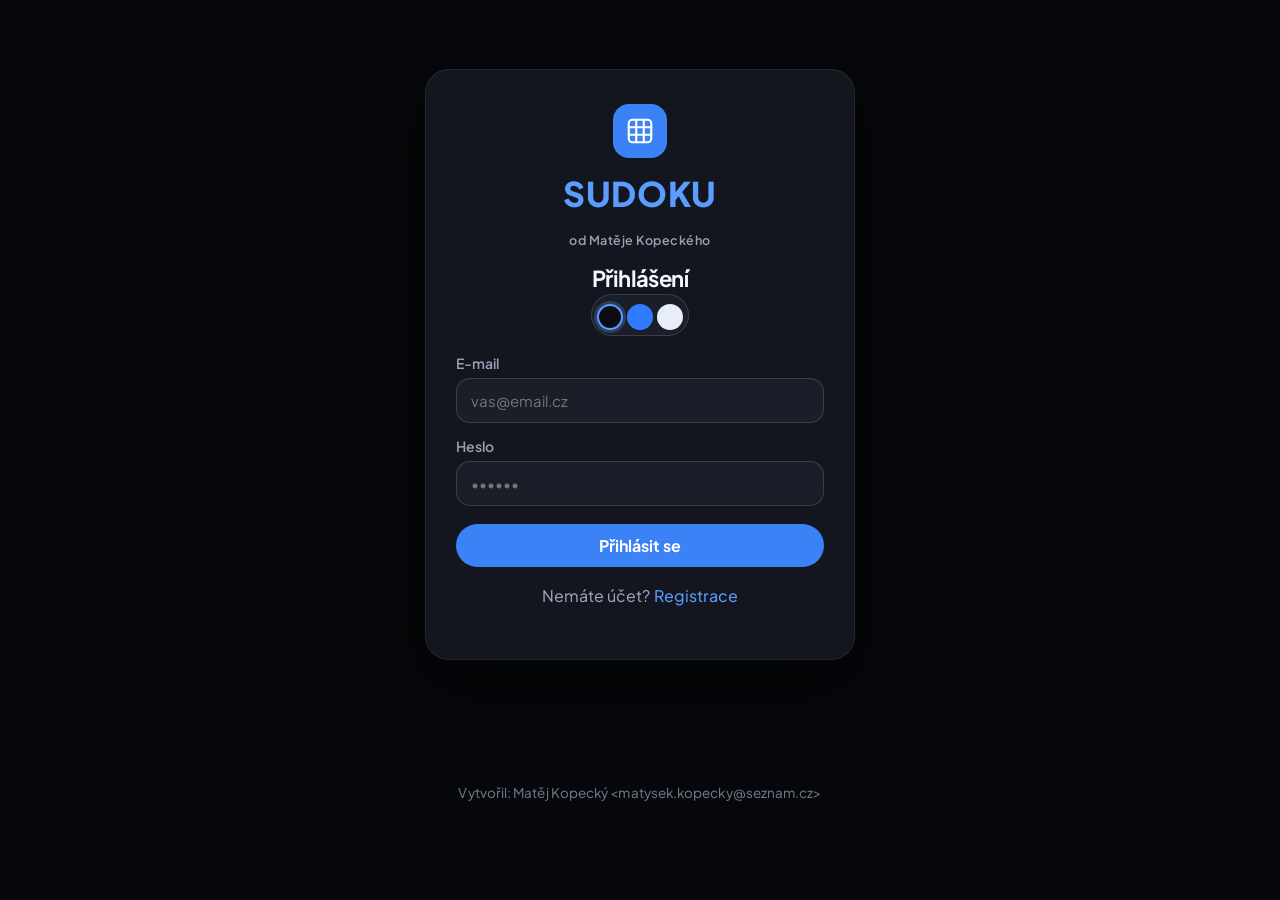
<file: static/index.html>
<!doctype html>
<html lang="cs">
<head>
<meta charset="utf-8">
<meta name="viewport" content="width=device-width, initial-scale=1">
<title>Přihlášení — Sudoku</title>
<link rel="stylesheet" href="../assets/style.css">
<style>.preview-note{width:min(1120px,92vw);margin:18px auto -8px;color:var(--muted);font-size:13px;text-align:center}</style>
<script src="../assets/theme.js" defer></script>
</head>
<body class="auth-page">
<div class="rain" aria-hidden="true"><span style="left:0%;animation-duration:7s;animation-delay:-0s">1</span><span style="left:7%;animation-duration:8s;animation-delay:-1s">2</span><span style="left:14%;animation-duration:9s;animation-delay:-2s">3</span><span style="left:21%;animation-duration:10s;animation-delay:-3s">4</span><span style="left:28%;animation-duration:11s;animation-delay:-4s">5</span><span style="left:35%;animation-duration:12s;animation-delay:-5s">6</span><span style="left:42%;animation-duration:13s;animation-delay:-6s">7</span><span style="left:49%;animation-duration:14s;animation-delay:-7s">8</span><span style="left:56%;animation-duration:7s;animation-delay:-8s">9</span><span style="left:63%;animation-duration:8s;animation-delay:-0s">1</span><span style="left:70%;animation-duration:9s;animation-delay:-1s">2</span><span style="left:77%;animation-duration:10s;animation-delay:-2s">3</span><span style="left:84%;animation-duration:11s;animation-delay:-3s">4</span><span style="left:91%;animation-duration:12s;animation-delay:-4s">5</span><span style="left:98%;animation-duration:13s;animation-delay:-5s">6</span><span style="left:5%;animation-duration:14s;animation-delay:-6s">7</span><span style="left:12%;animation-duration:7s;animation-delay:-7s">8</span><span style="left:19%;animation-duration:8s;animation-delay:-8s">9</span><span style="left:26%;animation-duration:9s;animation-delay:-0s">1</span><span style="left:33%;animation-duration:10s;animation-delay:-1s">2</span><span style="left:40%;animation-duration:11s;animation-delay:-2s">3</span><span style="left:47%;animation-duration:12s;animation-delay:-3s">4</span><span style="left:54%;animation-duration:13s;animation-delay:-4s">5</span><span style="left:61%;animation-duration:14s;animation-delay:-5s">6</span><span style="left:68%;animation-duration:7s;animation-delay:-6s">7</span><span style="left:75%;animation-duration:8s;animation-delay:-7s">8</span><span style="left:82%;animation-duration:9s;animation-delay:-8s">9</span><span style="left:89%;animation-duration:10s;animation-delay:-0s">1</span></div>
<div class="auth-card">
  <div class="auth-brand"><span class="brand-logo"><svg viewBox="0 0 24 24" fill="none" stroke="#fff" stroke-width="1.7" stroke-linecap="round"><rect x="3" y="3" width="18" height="18" rx="3"/><path d="M9 3v18M15 3v18M3 9h18M3 15h18"/></svg></span><span class="brand-name">SUDOKU</span><span class="brand-sub">od Matěje Kopeckého</span></div>
  <h1>Přihlášení</h1>
  <div class="theme-dots" aria-label="Přepnutí barevného režimu"><button type="button" class="theme-dot theme-dot-dark" data-theme-choice="tmavy" title="Tmavý režim"><span>Tmavý</span></button><button type="button" class="theme-dot theme-dot-blue" data-theme-choice="modry" title="Modrý režim"><span>Modrý</span></button><button type="button" class="theme-dot theme-dot-light" data-theme-choice="svetly" title="Světlý režim"><span>Světlý</span></button></div>
  <form onsubmit="location.href='menu.html';return false;">
    <label>E-mail<input type="email" placeholder="vas@email.cz"></label>
    <label>Heslo<input type="password" placeholder="••••••"></label>
    <button type="submit">Přihlásit se</button>
  </form>
  <p class="small">Nemáte účet? <a href="register.html">Registrace</a></p>
</div>
<footer class="site-footer">Vytvořil: Matěj Kopecký &lt;matysek.kopecky@seznam.cz&gt;</footer>
</body>
</html>
</file>
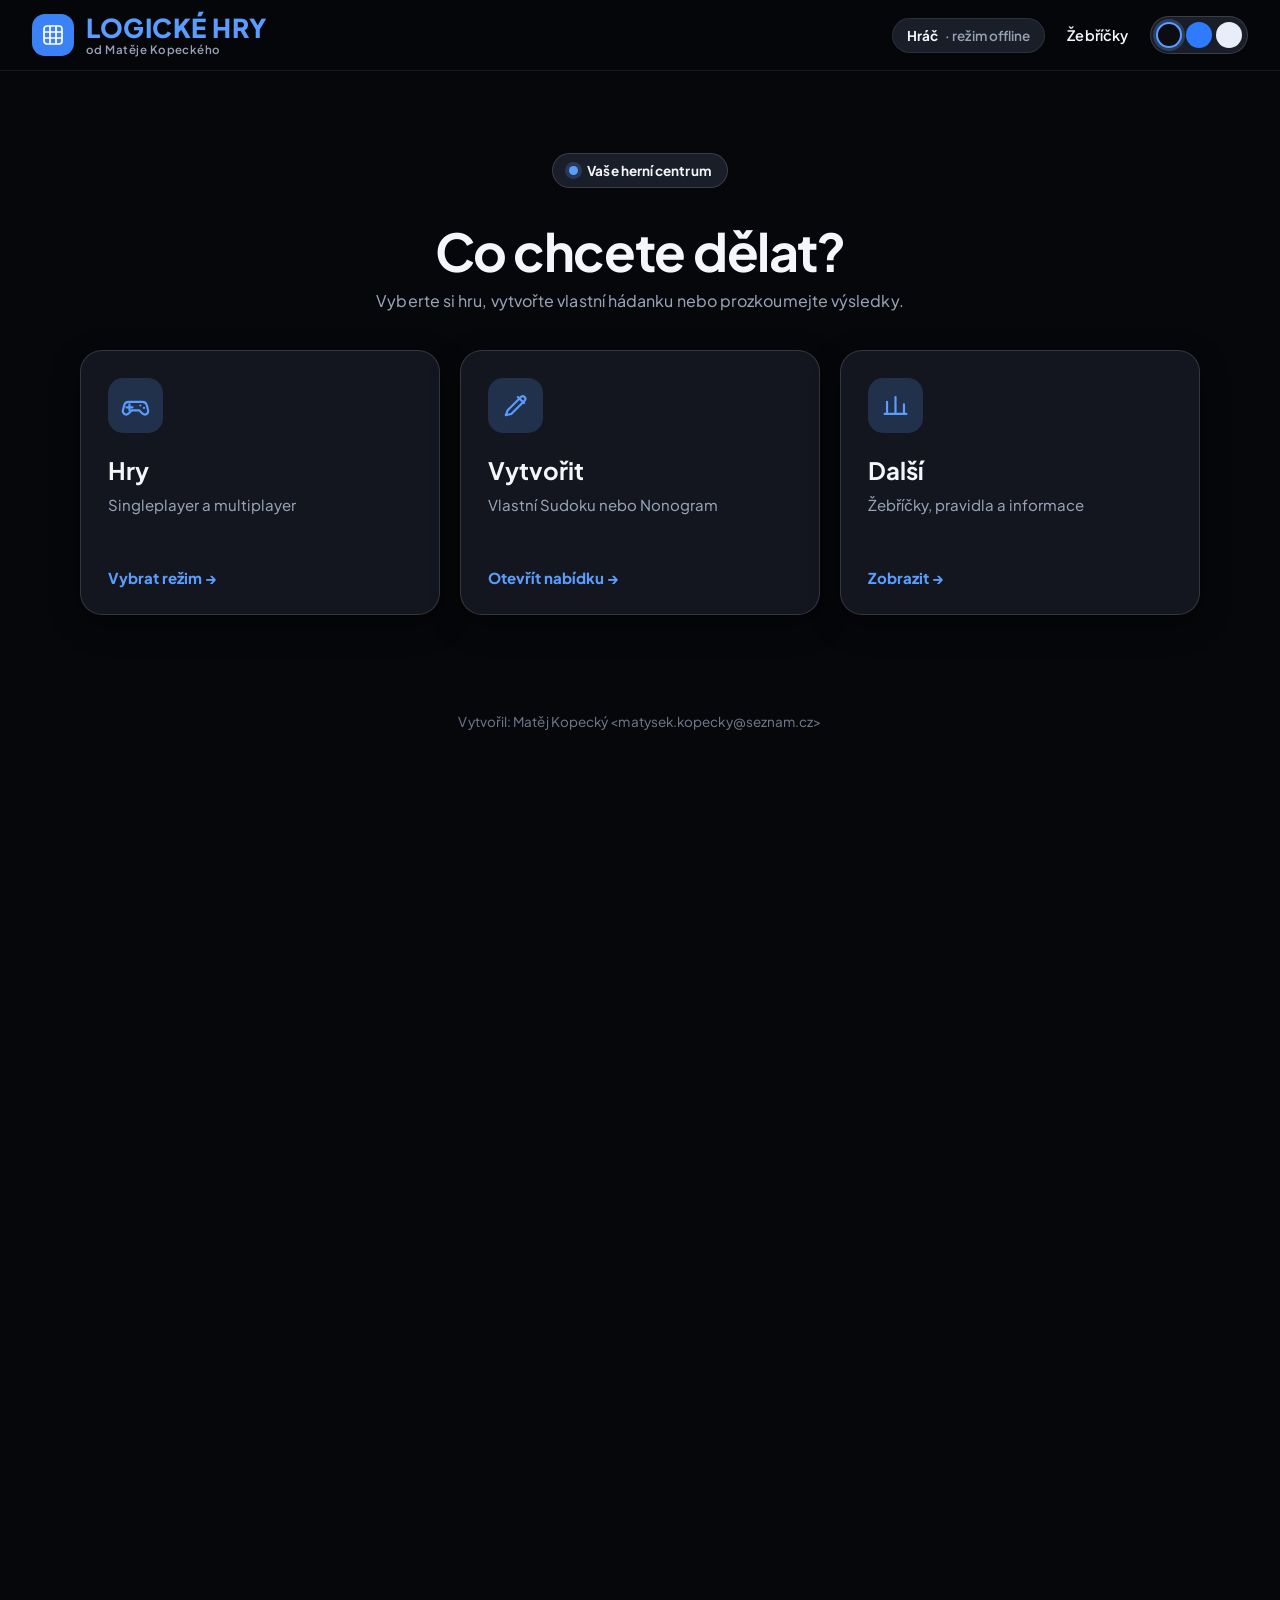
<file: Sudoku2.0novy/index.html>
<!doctype html><html lang="cs"><head><meta charset="utf-8"><meta http-equiv="refresh" content="0;url=menu.html"><title>Logické hry</title></head><body><p><a href="menu.html">Otevřít hlavní menu</a></p></body></html>
</file>
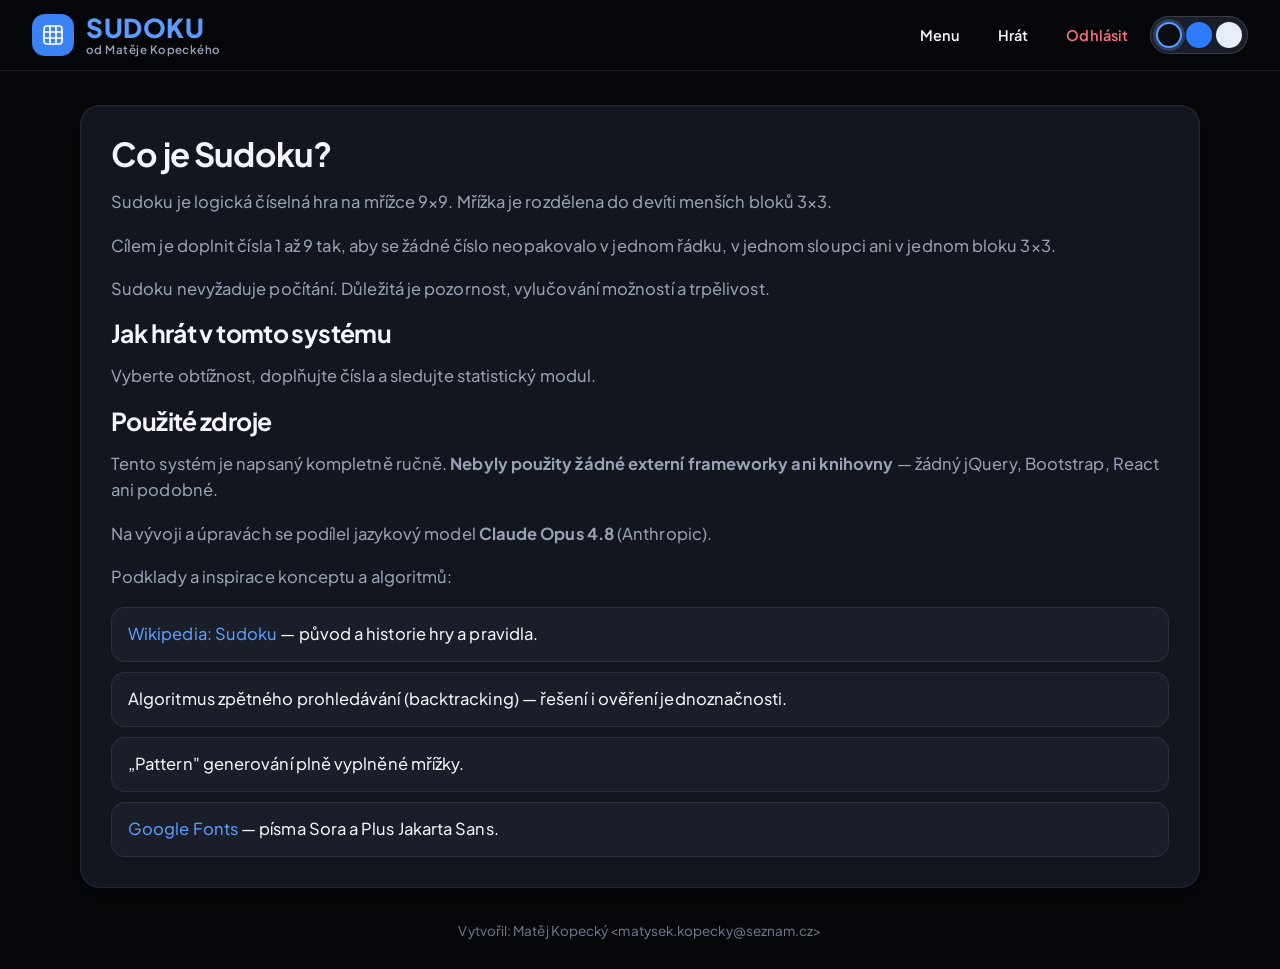
<file: static/about.html>
<!doctype html>
<html lang="cs">
<head>
<meta charset="utf-8">
<meta name="viewport" content="width=device-width, initial-scale=1">
<title>Co je Sudoku</title>
<link rel="stylesheet" href="../assets/style.css">
<script src="../assets/theme.js" defer></script>
</head>
<body>
<header class="top"><a class="brand" href="menu.html"><span class="brand-logo"><svg viewBox="0 0 24 24" fill="none" stroke="#fff" stroke-width="1.7" stroke-linecap="round"><rect x="3" y="3" width="18" height="18" rx="3"/><path d="M9 3v18M15 3v18M3 9h18M3 15h18"/></svg></span><span class="brand-text"><span class="brand-name">SUDOKU</span><span class="brand-sub">od Matěje Kopeckého</span></span></a><nav><a href="menu.html">Menu</a><a href="sudoku.html">Hrát</a><a href="index.html" class="danger">Odhlásit</a><div class="theme-dots" aria-label="Přepnutí barevného režimu"><button type="button" class="theme-dot theme-dot-dark" data-theme-choice="tmavy" title="Tmavý režim"><span>Tmavý</span></button><button type="button" class="theme-dot theme-dot-blue" data-theme-choice="modry" title="Modrý režim"><span>Modrý</span></button><button type="button" class="theme-dot theme-dot-light" data-theme-choice="svetly" title="Světlý režim"><span>Světlý</span></button></div></nav></header>
<main class="container text-page"><h1>Co je Sudoku?</h1><p>Sudoku je logická číselná hra na mřížce 9×9. Mřížka je rozdělena do devíti menších bloků 3×3.</p><p>Cílem je doplnit čísla 1 až 9 tak, aby se žádné číslo neopakovalo v jednom řádku, v jednom sloupci ani v jednom bloku 3×3.</p><p>Sudoku nevyžaduje počítání. Důležitá je pozornost, vylučování možností a trpělivost.</p><h2>Jak hrát v tomto systému</h2><p>Vyberte obtížnost, doplňujte čísla a sledujte statistický modul.</p><h2>Použité zdroje</h2><p>Tento systém je napsaný kompletně ručně. <strong>Nebyly použity žádné externí frameworky ani knihovny</strong> — žádný jQuery, Bootstrap, React ani podobné.</p><p>Na vývoji a úpravách se podílel jazykový model <strong>Claude Opus 4.8</strong> (Anthropic).</p><p>Podklady a inspirace konceptu a algoritmů:</p><ul class="about-links"><li><a href="https://cs.wikipedia.org/wiki/Sudoku" target="_blank" rel="noopener">Wikipedia: Sudoku</a> — původ a historie hry a pravidla.</li><li>Algoritmus zpětného prohledávání (backtracking) — řešení i ověření jednoznačnosti.</li><li>„Pattern" generování plně vyplněné mřížky.</li><li><a href="https://fonts.google.com/" target="_blank" rel="noopener">Google Fonts</a> — písma Sora a Plus Jakarta Sans.</li></ul></main>
<footer class="site-footer">Vytvořil: Matěj Kopecký &lt;matysek.kopecky@seznam.cz&gt;</footer>
</body>
</html>
</file>
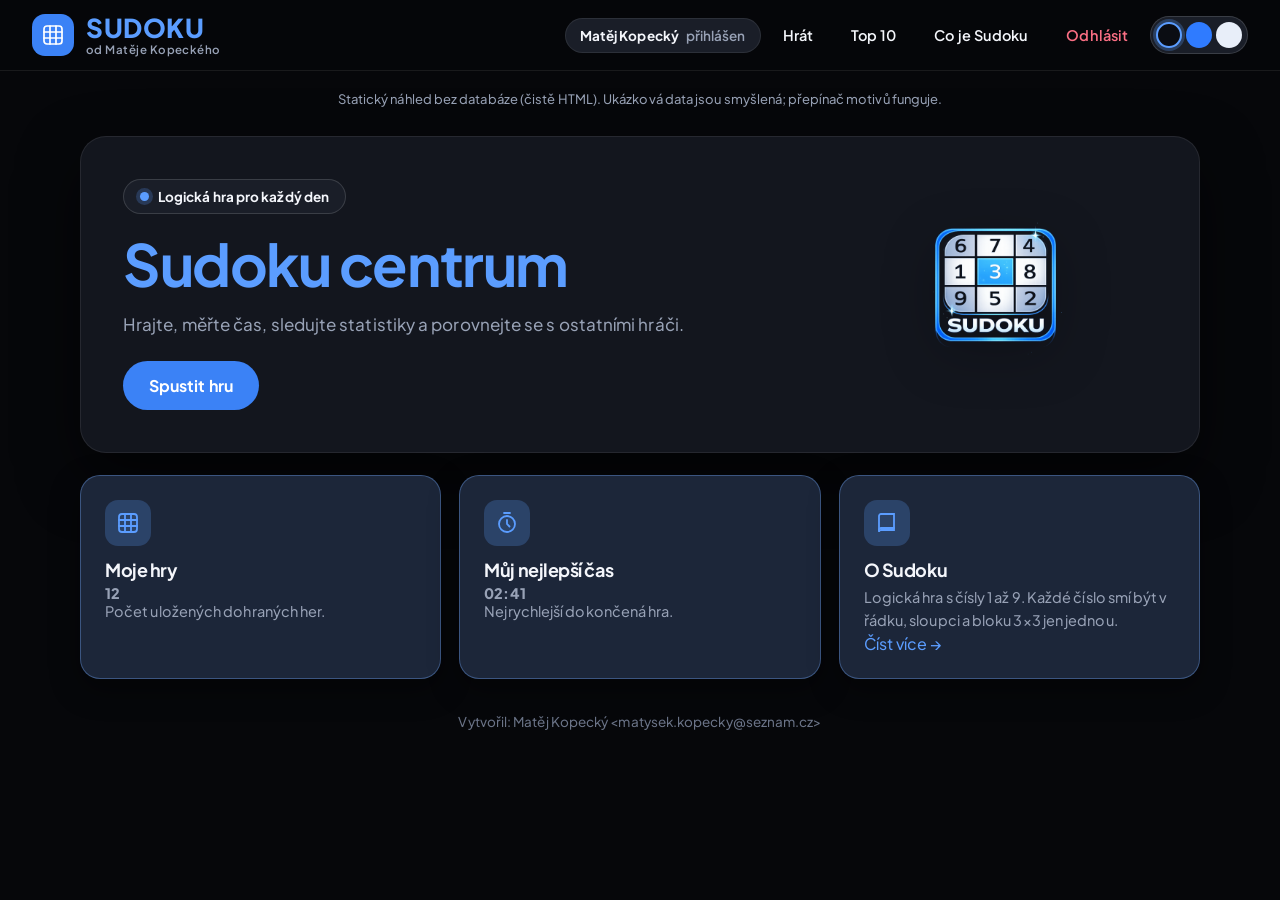
<file: static/menu.html>
<!doctype html>
<html lang="cs">
<head>
<meta charset="utf-8">
<meta name="viewport" content="width=device-width, initial-scale=1">
<title>Menu — Sudoku</title>
<link rel="stylesheet" href="../assets/style.css">
<style>.preview-note{width:min(1120px,92vw);margin:18px auto -8px;color:var(--muted);font-size:13px;text-align:center}</style>
<script src="../assets/theme.js" defer></script>
</head>
<body>
<header class="top"><a class="brand" href="menu.html"><span class="brand-logo"><svg viewBox="0 0 24 24" fill="none" stroke="#fff" stroke-width="1.7" stroke-linecap="round"><rect x="3" y="3" width="18" height="18" rx="3"/><path d="M9 3v18M15 3v18M3 9h18M3 15h18"/></svg></span><span class="brand-text"><span class="brand-name">SUDOKU</span><span class="brand-sub">od Matěje Kopeckého</span></span></a><nav><span class="user-chip"><strong>Matěj Kopecký</strong> přihlášen</span><a href="sudoku.html">Hrát</a><a href="top10.html">Top 10</a><a href="about.html">Co je Sudoku</a><a href="index.html" class="danger">Odhlásit</a><div class="theme-dots" aria-label="Přepnutí barevného režimu"><button type="button" class="theme-dot theme-dot-dark" data-theme-choice="tmavy" title="Tmavý režim"><span>Tmavý</span></button><button type="button" class="theme-dot theme-dot-blue" data-theme-choice="modry" title="Modrý režim"><span>Modrý</span></button><button type="button" class="theme-dot theme-dot-light" data-theme-choice="svetly" title="Světlý režim"><span>Světlý</span></button></div></nav></header>
<p class="preview-note">Statický náhled bez databáze (čistě HTML). Ukázková data jsou smyšlená; přepínač motivů funguje.</p>
<main class="container">
  <section class="hero"><div><span class="badge">Logická hra pro každý den</span><h1>Sudoku centrum</h1><p>Hrajte, měřte čas, sledujte statistiky a porovnejte se s ostatními hráči.</p><a class="big-button" href="sudoku.html">Spustit hru</a></div><img src="../assets/logo.png" alt="Sudoku logo"></section>
  <section class="cards">
    <article class="cat-blue"><div class="card-icon"><svg viewBox="0 0 24 24" fill="none" stroke="currentColor" stroke-width="1.8" stroke-linecap="round"><rect x="3" y="3" width="18" height="18" rx="3"/><path d="M9 3v18M15 3v18M3 9h18M3 15h18"/></svg></div><h2>Moje hry</h2><p class="number">12</p><p>Počet uložených dohraných her.</p></article>
    <article class="cat-green"><div class="card-icon"><svg viewBox="0 0 24 24" fill="none" stroke="currentColor" stroke-width="1.8" stroke-linecap="round"><circle cx="12" cy="13" r="8"/><path d="M12 9v4l2.5 2.5M9 2h6"/></svg></div><h2>Můj nejlepší čas</h2><p class="number">02:41</p><p>Nejrychlejší dokončená hra.</p></article>
    <article class="cat-purple"><div class="card-icon"><svg viewBox="0 0 24 24" fill="none" stroke="currentColor" stroke-width="1.8" stroke-linecap="round"><path d="M4 5a2 2 0 0 1 2-2h13v16H6a2 2 0 0 0-2 2z"/><path d="M19 17H6a2 2 0 0 0-2 2"/></svg></div><h2>O Sudoku</h2><p>Logická hra s čísly 1 až 9. Každé číslo smí být v řádku, sloupci a bloku 3×3 jen jednou.</p><a href="about.html">Číst více →</a></article>
  </section>
</main>
<footer class="site-footer">Vytvořil: Matěj Kopecký &lt;matysek.kopecky@seznam.cz&gt;</footer>
</body>
</html>
</file>
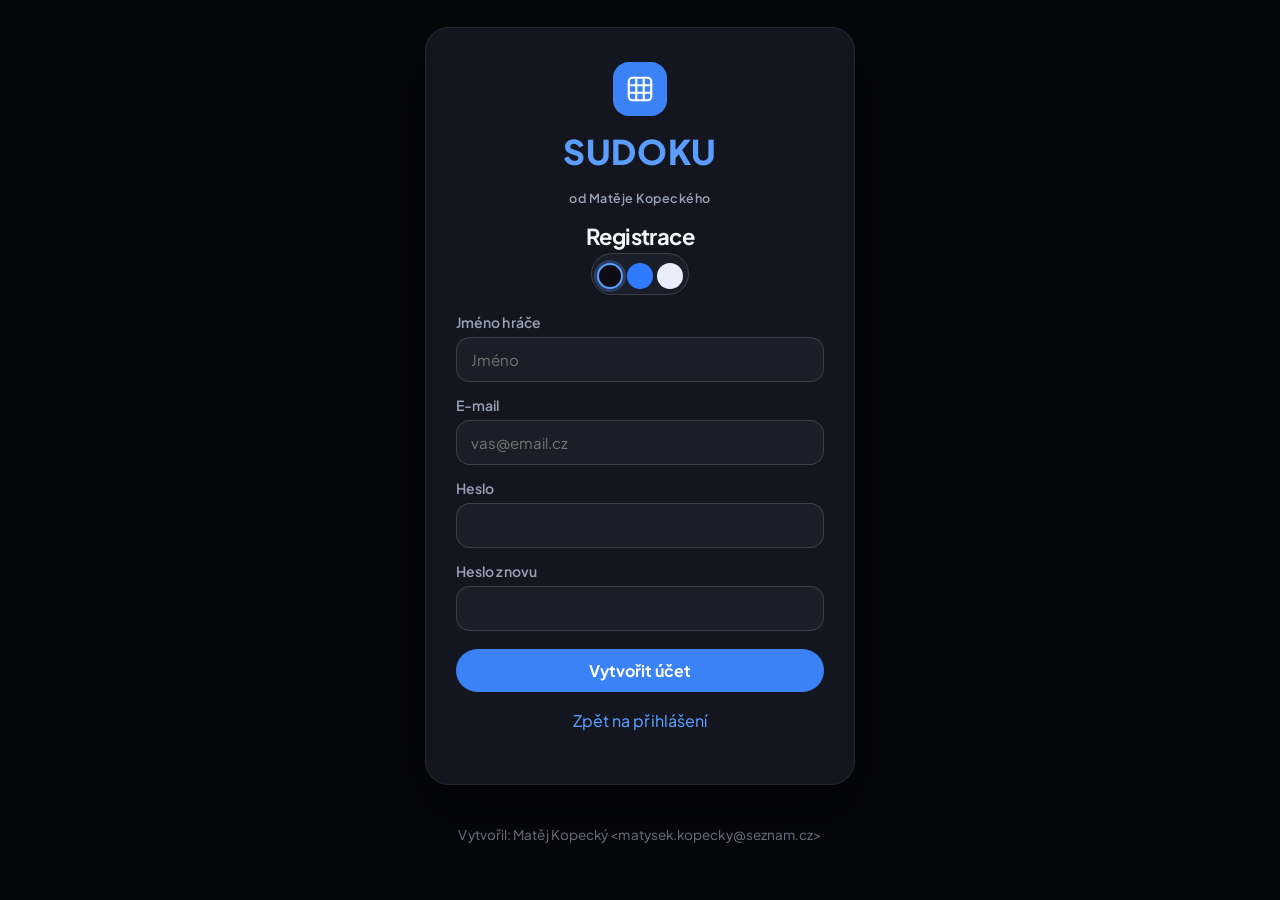
<file: static/register.html>
<!doctype html>
<html lang="cs">
<head>
<meta charset="utf-8">
<meta name="viewport" content="width=device-width, initial-scale=1">
<title>Registrace — Sudoku</title>
<link rel="stylesheet" href="../assets/style.css">
<script src="../assets/theme.js" defer></script>
</head>
<body class="auth-page">
<div class="auth-card">
  <div class="auth-brand"><span class="brand-logo"><svg viewBox="0 0 24 24" fill="none" stroke="#fff" stroke-width="1.7" stroke-linecap="round"><rect x="3" y="3" width="18" height="18" rx="3"/><path d="M9 3v18M15 3v18M3 9h18M3 15h18"/></svg></span><span class="brand-name">SUDOKU</span><span class="brand-sub">od Matěje Kopeckého</span></div>
  <h1>Registrace</h1>
  <div class="theme-dots" aria-label="Přepnutí barevného režimu"><button type="button" class="theme-dot theme-dot-dark" data-theme-choice="tmavy" title="Tmavý režim"><span>Tmavý</span></button><button type="button" class="theme-dot theme-dot-blue" data-theme-choice="modry" title="Modrý režim"><span>Modrý</span></button><button type="button" class="theme-dot theme-dot-light" data-theme-choice="svetly" title="Světlý režim"><span>Světlý</span></button></div>
  <form onsubmit="location.href='index.html';return false;">
    <label>Jméno hráče<input type="text" placeholder="Jméno"></label>
    <label>E-mail<input type="email" placeholder="vas@email.cz"></label>
    <label>Heslo<input type="password"></label>
    <label>Heslo znovu<input type="password"></label>
    <button type="submit">Vytvořit účet</button>
  </form>
  <p class="small"><a href="index.html">Zpět na přihlášení</a></p>
</div>
<footer class="site-footer">Vytvořil: Matěj Kopecký &lt;matysek.kopecky@seznam.cz&gt;</footer>
</body>
</html>
</file>
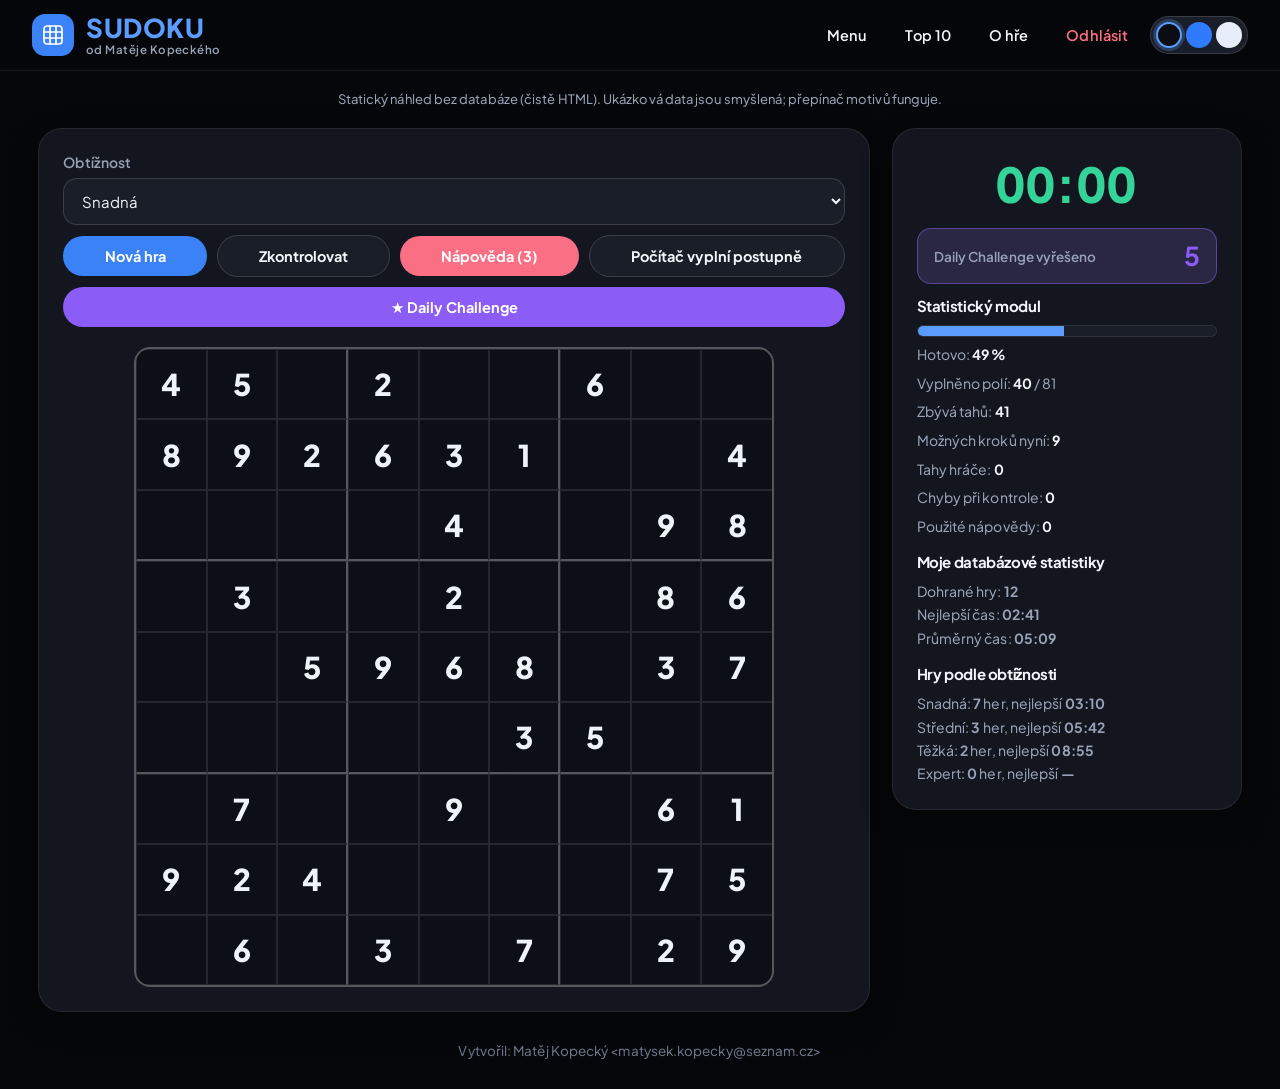
<file: static/sudoku.html>
<!doctype html>
<html lang="cs">
<head>
<meta charset="utf-8">
<meta name="viewport" content="width=device-width, initial-scale=1">
<title>Hrát Sudoku</title>
<link rel="stylesheet" href="../assets/style.css">
<style>.preview-note{width:min(1120px,92vw);margin:18px auto -8px;color:var(--muted);font-size:13px;text-align:center}</style>
<script>
// Statický režim bez PHP: odpovědi serveru nahradíme ukázkovými daty, ať panel statistik vypadá kompletně.
(function(){
  var real = window.fetch;
  window.fetch = function(url){
    var u = String(url);
    if (u.indexOf("my_stats.php") !== -1) {
      return Promise.resolve({ json:function(){ return Promise.resolve({ ok:true,
        total:{ total:12, best:161, avgtime:309 },
        byDifficulty:[{difficulty:"easy",pocet:7,best:190},{difficulty:"medium",pocet:3,best:342},{difficulty:"hard",pocet:2,best:535}],
        dailyDone:5,
        recent:[{elapsed_seconds:161,difficulty:"easy",moves_count:23,hints_used:0,mistakes_count:0,finished_at:"2026-06-08 16:19"},{elapsed_seconds:209,difficulty:"medium",moves_count:31,hints_used:1,mistakes_count:2,finished_at:"2026-06-07 21:03"}] }); } });
    }
    if (u.indexOf("save_result.php") !== -1) { return Promise.resolve({ json:function(){ return Promise.resolve({ ok:true, saved:true }); } }); }
    return real ? real.apply(this, arguments) : Promise.reject("offline");
  };
})();
</script>
<script src="../assets/sudoku.js" defer></script>
<script src="../assets/theme.js" defer></script>
</head>
<body>
<header class="top"><a class="brand" href="menu.html"><span class="brand-logo"><svg viewBox="0 0 24 24" fill="none" stroke="#fff" stroke-width="1.7" stroke-linecap="round"><rect x="3" y="3" width="18" height="18" rx="3"/><path d="M9 3v18M15 3v18M3 9h18M3 15h18"/></svg></span><span class="brand-text"><span class="brand-name">SUDOKU</span><span class="brand-sub">od Matěje Kopeckého</span></span></a><nav><a href="menu.html">Menu</a><a href="top10.html">Top 10</a><a href="about.html">O hře</a><a href="index.html" class="danger">Odhlásit</a><div class="theme-dots" aria-label="Přepnutí barevného režimu"><button type="button" class="theme-dot theme-dot-dark" data-theme-choice="tmavy" title="Tmavý režim"><span>Tmavý</span></button><button type="button" class="theme-dot theme-dot-blue" data-theme-choice="modry" title="Modrý režim"><span>Modrý</span></button><button type="button" class="theme-dot theme-dot-light" data-theme-choice="svetly" title="Světlý režim"><span>Světlý</span></button></div></nav></header>
<p class="preview-note">Statický náhled bez databáze (čistě HTML). Ukázková data jsou smyšlená; přepínač motivů funguje.</p>
<main class="game-layout"><section class="game-panel"><div class="toolbar"><label>Obtížnost <select id="difficulty"><option value="easy">Snadná</option><option value="medium">Střední</option><option value="hard">Těžká</option><option value="expert">Expert</option></select></label><button id="new">Nová hra</button><button id="check">Zkontrolovat</button><button id="hint">Nápověda (3)</button><button id="autoSolve">Počítač vyplní postupně</button><button id="daily">★ Daily Challenge</button></div><div id="board" class="board" role="grid" aria-label="Sudoku 9 krát 9"></div></section><aside class="side"><div class="timer" id="timer">00:00</div><div class="daily-card"><span>Daily Challenge vyřešeno</span><strong id="dailyDone">0</strong></div><h2>Statistický modul</h2><div class="progress"><span id="progressBar"></span></div><p>Hotovo: <strong id="donePercent">0 %</strong></p><p>Vyplněno polí: <strong id="filledCount">0</strong> / 81</p><p>Zbývá tahů: <strong id="remainingMoves">0</strong></p><p>Možných kroků nyní: <strong id="possibleSteps">0</strong></p><p>Tahy hráče: <strong id="movesCount">0</strong></p><p>Chyby při kontrole: <strong id="mistakesCount">0</strong></p><p>Použité nápovědy: <strong id="hintsUsed">0</strong></p><h2>Moje databázové statistiky</h2><div id="dbStats" class="mini">Načítám...</div><h2>Hry podle obtížnosti</h2><div id="diffStats" class="mini">Načítám...</div></aside></main>
<footer class="site-footer">Vytvořil: Matěj Kopecký &lt;matysek.kopecky@seznam.cz&gt;</footer>
</body>
</html>
</file>
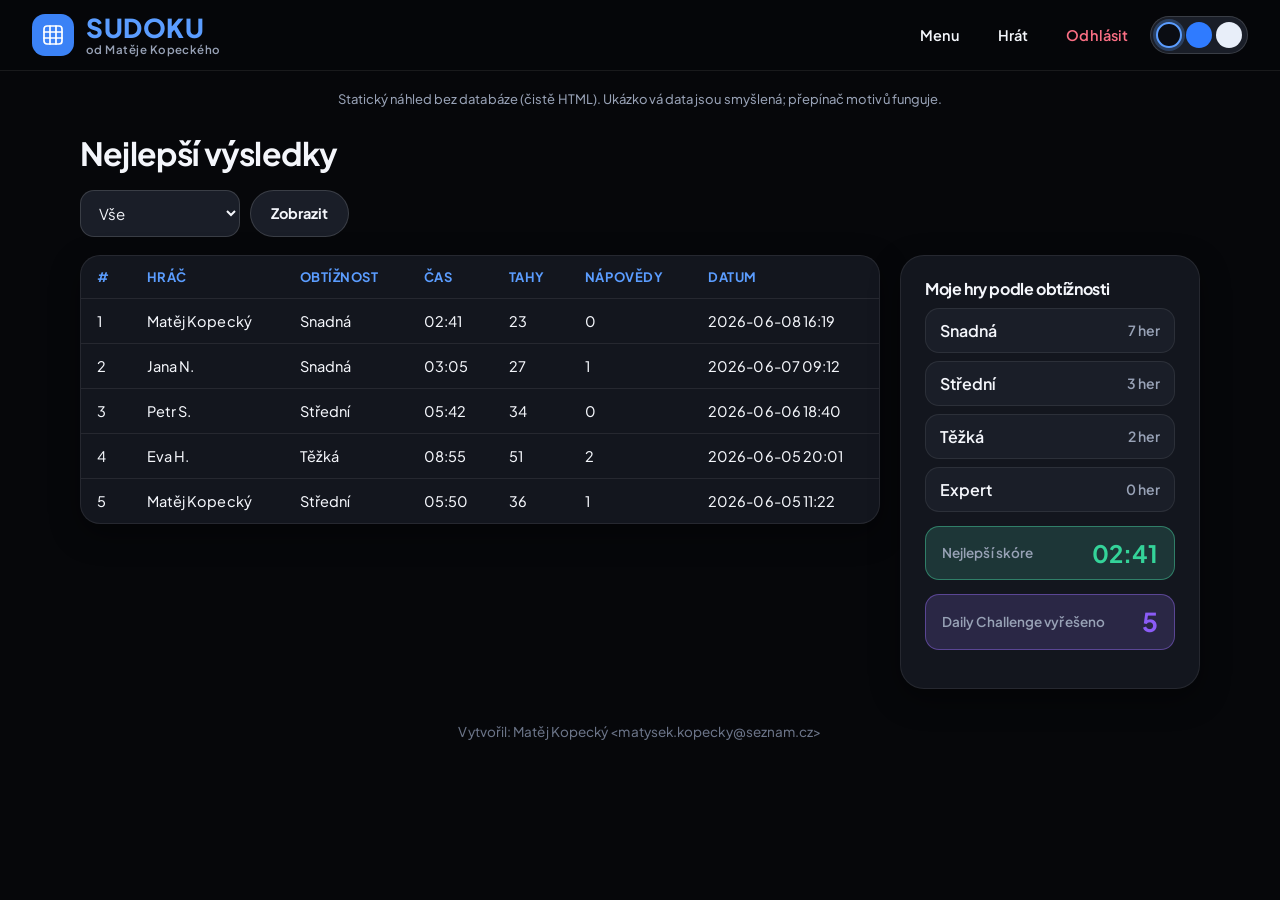
<file: static/top10.html>
<!doctype html>
<html lang="cs">
<head>
<meta charset="utf-8">
<meta name="viewport" content="width=device-width, initial-scale=1">
<title>Top 10 — Sudoku</title>
<link rel="stylesheet" href="../assets/style.css">
<style>.preview-note{width:min(1120px,92vw);margin:18px auto -8px;color:var(--muted);font-size:13px;text-align:center}</style>
<script src="../assets/theme.js" defer></script>
</head>
<body>
<header class="top"><a class="brand" href="menu.html"><span class="brand-logo"><svg viewBox="0 0 24 24" fill="none" stroke="#fff" stroke-width="1.7" stroke-linecap="round"><rect x="3" y="3" width="18" height="18" rx="3"/><path d="M9 3v18M15 3v18M3 9h18M3 15h18"/></svg></span><span class="brand-text"><span class="brand-name">SUDOKU</span><span class="brand-sub">od Matěje Kopeckého</span></span></a><nav><a href="menu.html">Menu</a><a href="sudoku.html">Hrát</a><a href="index.html" class="danger">Odhlásit</a><div class="theme-dots" aria-label="Přepnutí barevného režimu"><button type="button" class="theme-dot theme-dot-dark" data-theme-choice="tmavy" title="Tmavý režim"><span>Tmavý</span></button><button type="button" class="theme-dot theme-dot-blue" data-theme-choice="modry" title="Modrý režim"><span>Modrý</span></button><button type="button" class="theme-dot theme-dot-light" data-theme-choice="svetly" title="Světlý režim"><span>Světlý</span></button></div></nav></header>
<p class="preview-note">Statický náhled bez databáze (čistě HTML). Ukázková data jsou smyšlená; přepínač motivů funguje.</p>
<main class="container"><h1>Nejlepší výsledky</h1><form class="filter" onsubmit="return false;"><select><option>Vše</option><option>Snadná</option><option>Střední</option><option>Těžká</option><option>Expert</option></select><button>Zobrazit</button></form><div class="top10-layout"><div class="table-wrap"><table><tr><th>#</th><th>Hráč</th><th>Obtížnost</th><th>Čas</th><th>Tahy</th><th>Nápovědy</th><th>Datum</th></tr><tr><td>1</td><td>Matěj Kopecký</td><td>Snadná</td><td>02:41</td><td>23</td><td>0</td><td>2026-06-08 16:19</td></tr><tr><td>2</td><td>Jana N.</td><td>Snadná</td><td>03:05</td><td>27</td><td>1</td><td>2026-06-07 09:12</td></tr><tr><td>3</td><td>Petr S.</td><td>Střední</td><td>05:42</td><td>34</td><td>0</td><td>2026-06-06 18:40</td></tr><tr><td>4</td><td>Eva H.</td><td>Těžká</td><td>08:55</td><td>51</td><td>2</td><td>2026-06-05 20:01</td></tr><tr><td>5</td><td>Matěj Kopecký</td><td>Střední</td><td>05:50</td><td>36</td><td>1</td><td>2026-06-05 11:22</td></tr></table></div><aside class="side stats-aside"><h2>Moje hry podle obtížnosti</h2><ul class="stat-rows"><li><span>Snadná</span><span class="stat-count">7 her</span></li><li><span>Střední</span><span class="stat-count">3 her</span></li><li><span>Těžká</span><span class="stat-count">2 her</span></li><li><span>Expert</span><span class="stat-count">0 her</span></li></ul><div class="best-score"><span>Nejlepší skóre</span><strong>02:41</strong></div><div class="daily-card"><span>Daily Challenge vyřešeno</span><strong>5</strong></div></aside></div></main>
<footer class="site-footer">Vytvořil: Matěj Kopecký &lt;matysek.kopecky@seznam.cz&gt;</footer>
</body>
</html>
</file>
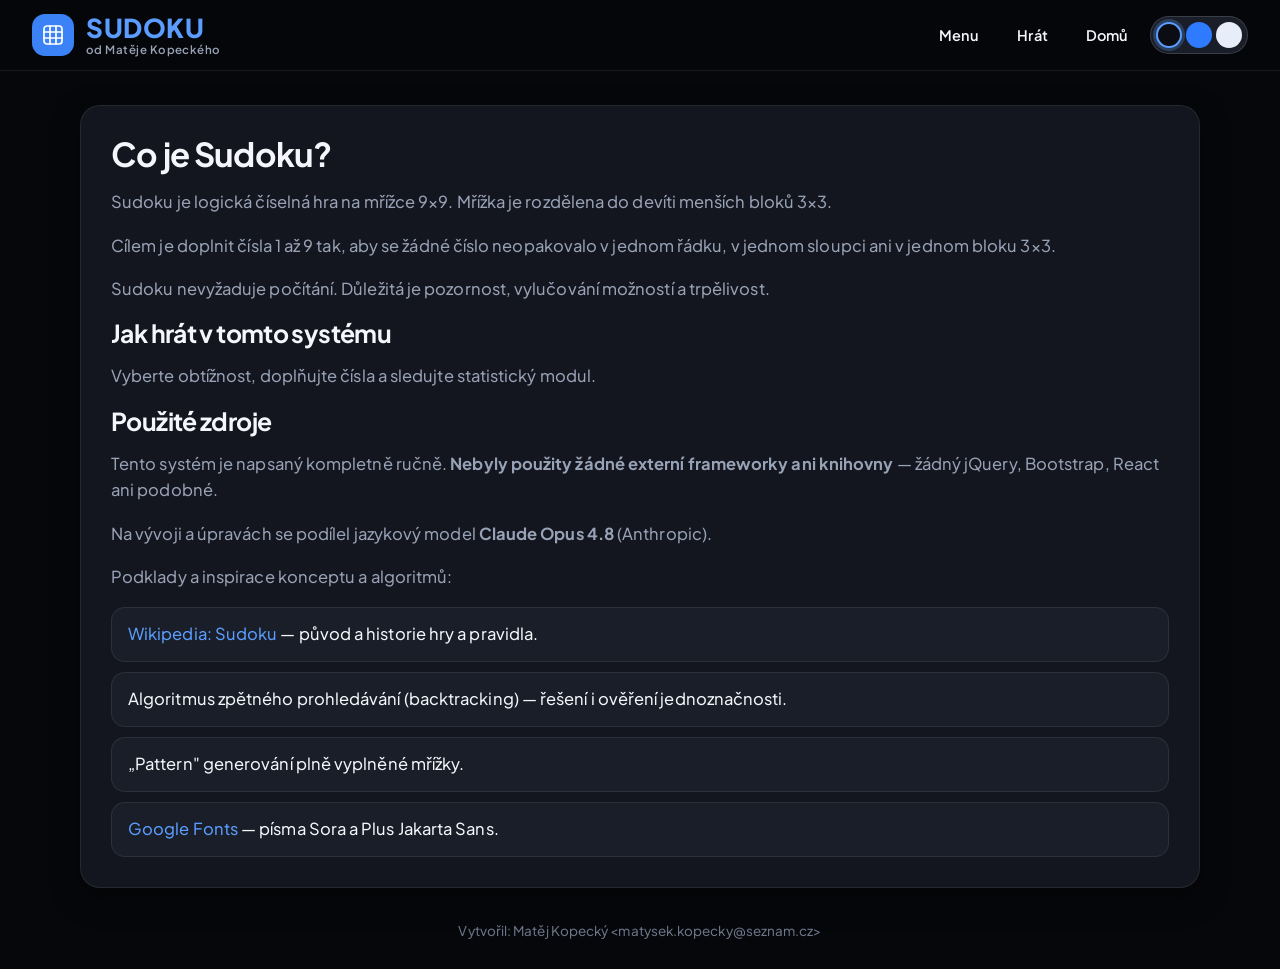
<file: Sudoku2.0novy/about.html>
<!doctype html>
<html lang="cs">
<head>
<meta charset="utf-8">
<meta name="viewport" content="width=device-width, initial-scale=1">
<title>Co je Sudoku</title>
<link rel="stylesheet" href="assets/style.css">
<script src="assets/theme.js" defer></script>
</head>
<body>
<header class="top"><a class="brand" href="menu.html"><span class="brand-logo"><svg viewBox="0 0 24 24" fill="none" stroke="#fff" stroke-width="1.7" stroke-linecap="round"><rect x="3" y="3" width="18" height="18" rx="3"/><path d="M9 3v18M15 3v18M3 9h18M3 15h18"/></svg></span><span class="brand-text"><span class="brand-name">SUDOKU</span><span class="brand-sub">od Matěje Kopeckého</span></span></a><nav><a href="menu.html">Menu</a><a href="sudoku.html">Hrát</a><a href="menu.html">Domů</a><div class="theme-dots" aria-label="Přepnutí barevného režimu"><button type="button" class="theme-dot theme-dot-dark" data-theme-choice="tmavy" title="Tmavý režim"><span>Tmavý</span></button><button type="button" class="theme-dot theme-dot-blue" data-theme-choice="modry" title="Modrý režim"><span>Modrý</span></button><button type="button" class="theme-dot theme-dot-light" data-theme-choice="svetly" title="Světlý režim"><span>Světlý</span></button></div></nav></header>
<main class="container text-page"><h1>Co je Sudoku?</h1><p>Sudoku je logická číselná hra na mřížce 9×9. Mřížka je rozdělena do devíti menších bloků 3×3.</p><p>Cílem je doplnit čísla 1 až 9 tak, aby se žádné číslo neopakovalo v jednom řádku, v jednom sloupci ani v jednom bloku 3×3.</p><p>Sudoku nevyžaduje počítání. Důležitá je pozornost, vylučování možností a trpělivost.</p><h2>Jak hrát v tomto systému</h2><p>Vyberte obtížnost, doplňujte čísla a sledujte statistický modul.</p><h2>Použité zdroje</h2><p>Tento systém je napsaný kompletně ručně. <strong>Nebyly použity žádné externí frameworky ani knihovny</strong> — žádný jQuery, Bootstrap, React ani podobné.</p><p>Na vývoji a úpravách se podílel jazykový model <strong>Claude Opus 4.8</strong> (Anthropic).</p><p>Podklady a inspirace konceptu a algoritmů:</p><ul class="about-links"><li><a href="https://cs.wikipedia.org/wiki/Sudoku" target="_blank" rel="noopener">Wikipedia: Sudoku</a> — původ a historie hry a pravidla.</li><li>Algoritmus zpětného prohledávání (backtracking) — řešení i ověření jednoznačnosti.</li><li>„Pattern" generování plně vyplněné mřížky.</li><li><a href="https://fonts.google.com/" target="_blank" rel="noopener">Google Fonts</a> — písma Sora a Plus Jakarta Sans.</li></ul></main>
<footer class="site-footer">Vytvořil: Matěj Kopecký &lt;matysek.kopecky@seznam.cz&gt;</footer>
</body>
</html>
</file>
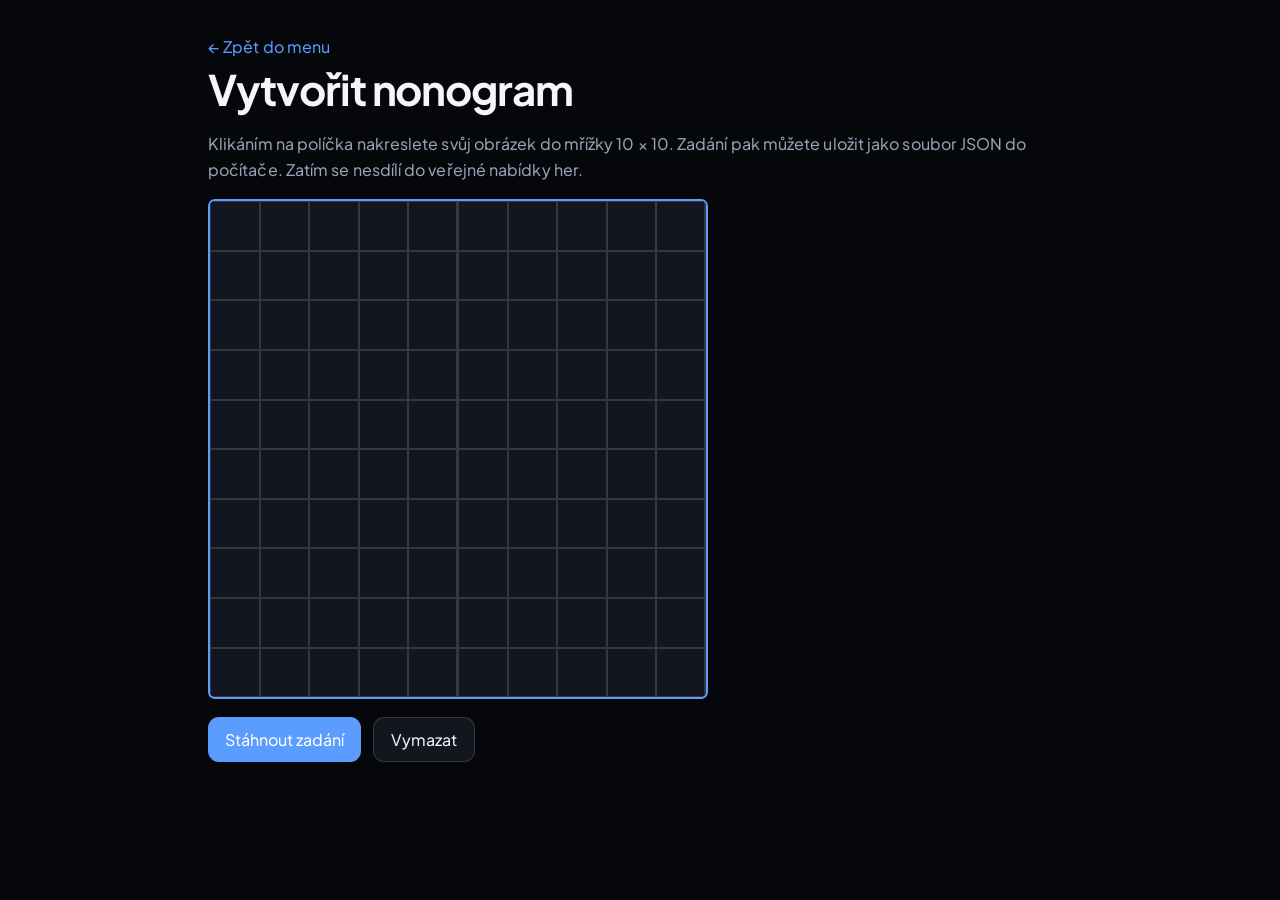
<file: Sudoku2.0novy/create_nonogram.html>
<!doctype html><html lang="cs"><head><meta charset="utf-8"><meta name="viewport" content="width=device-width,initial-scale=1"><title>Vytvořit Nonogram</title><link rel="stylesheet" href="assets/style.css"><link rel="stylesheet" href="assets/puzzle-tools.css"><script src="assets/theme.js" defer></script><script src="assets/puzzle-tools.js" defer></script></head><body data-puzzle="create-nonogram"><main class="puzzle-page"><a href="menu.html">← Zpět do menu</a><h1>Vytvořit nonogram</h1><p>Klikáním na políčka nakreslete svůj obrázek do mřížky 10 × 10. Zadání pak můžete uložit jako soubor JSON do počítače. Zatím se nesdílí do veřejné nabídky her.</p><div id="puzzleGrid" class="pixel-grid" aria-label="Editor nonogramu 10 krát 10"></div><div class="puzzle-actions"><button id="savePuzzle">Stáhnout zadání</button><button id="clearPuzzle" class="secondary">Vymazat</button></div><p id="puzzleStatus" class="puzzle-status" role="status"></p></main></body></html>
</file>
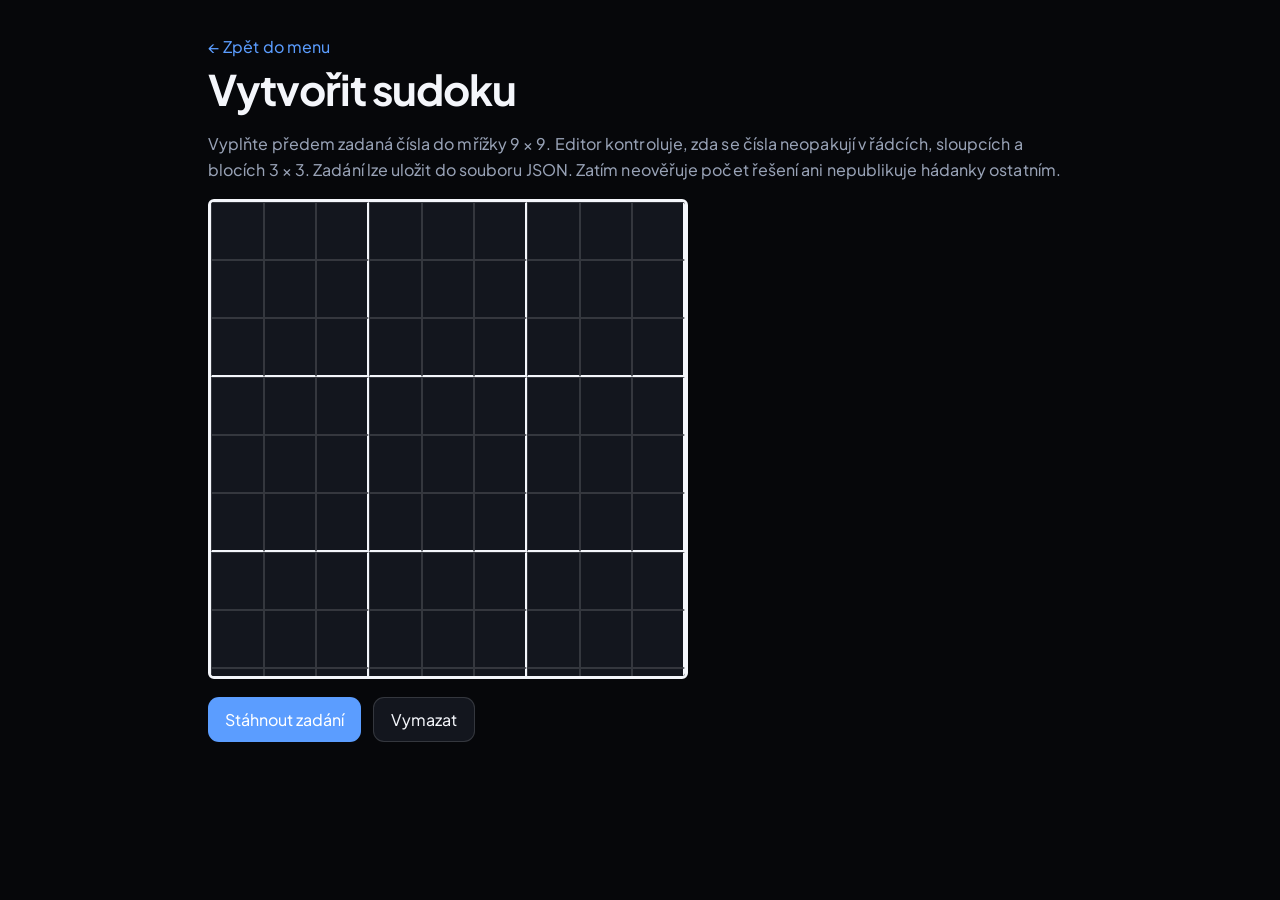
<file: Sudoku2.0novy/create_sudoku.html>
<!doctype html><html lang="cs"><head><meta charset="utf-8"><meta name="viewport" content="width=device-width,initial-scale=1"><title>Vytvořit Sudoku</title><link rel="stylesheet" href="assets/style.css"><link rel="stylesheet" href="assets/puzzle-tools.css"><script src="assets/theme.js" defer></script><script src="assets/puzzle-tools.js" defer></script></head><body data-puzzle="create-sudoku"><main class="puzzle-page"><a href="menu.html">← Zpět do menu</a><h1>Vytvořit sudoku</h1><p>Vyplňte předem zadaná čísla do mřížky 9 × 9. Editor kontroluje, zda se čísla neopakují v řádcích, sloupcích a blocích 3 × 3. Zadání lze uložit do souboru JSON. Zatím neověřuje počet řešení ani nepublikuje hádanky ostatním.</p><div id="puzzleGrid" class="puzzle-sudoku" aria-label="Editor sudoku 9 krát 9"></div><div class="puzzle-actions"><button id="savePuzzle">Stáhnout zadání</button><button id="clearPuzzle" class="secondary">Vymazat</button></div><p id="puzzleStatus" class="puzzle-status" role="status"></p></main></body></html>
</file>
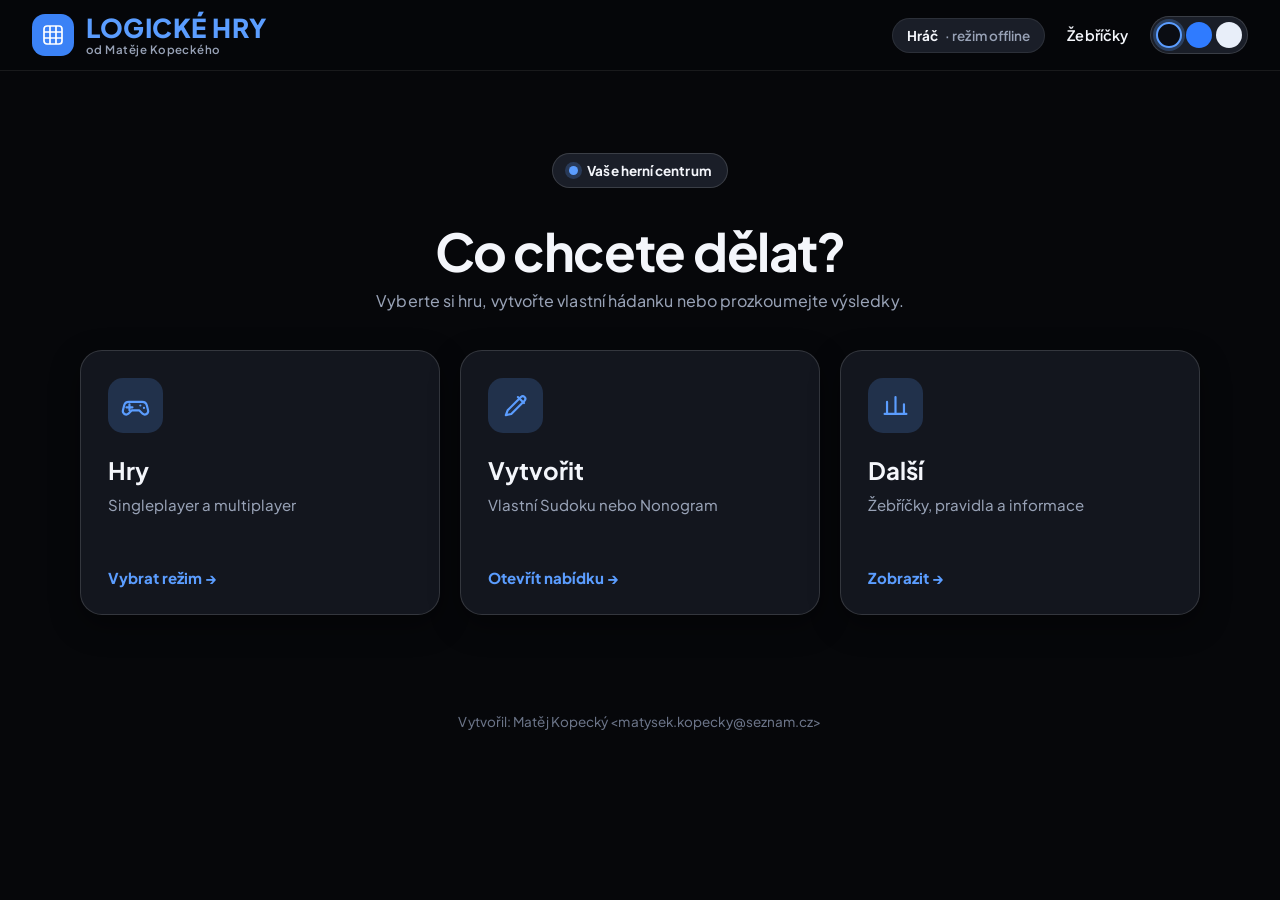
<file: Sudoku2.0novy/menu.html>
<!doctype html>
<html lang="cs">
<head>
<meta charset="utf-8">
<meta name="viewport" content="width=device-width, initial-scale=1">
<title>Menu – Logické hry</title>
<link rel="stylesheet" href="assets/style.css">
<link rel="stylesheet" href="assets/menu-new.css">
<script src="assets/theme.js" defer></script>
<script src="assets/menu-new.js" defer></script>
</head>
<body>
<div id="menuBackground">
<header class="top">
  <a class="brand" href="menu.html"><span class="brand-logo"><svg viewBox="0 0 24 24" fill="none" stroke="#fff" stroke-width="1.7"><rect x="3" y="3" width="18" height="18" rx="3"/><path d="M9 3v18M15 3v18M3 9h18M3 15h18"/></svg></span><span class="brand-text"><span class="brand-name">LOGICKÉ HRY</span><span class="brand-sub">od Matěje Kopeckého</span></span></a>
  <nav><span class="user-chip"><strong>Hráč</strong> · režim offline</span><a href="top10.html">Žebříčky</a><div class="theme-dots" aria-label="Přepnutí barevného režimu"><button type="button" class="theme-dot theme-dot-dark" data-theme-choice="tmavy" title="Tmavý režim"><span>Tmavý</span></button><button type="button" class="theme-dot theme-dot-blue" data-theme-choice="modry" title="Modrý režim"><span>Modrý</span></button><button type="button" class="theme-dot theme-dot-light" data-theme-choice="svetly" title="Světlý režim"><span>Světlý</span></button></div></nav>
</header>
<main class="container menu-home">
  <div class="menu-intro"><span class="badge">Vaše herní centrum</span><h1>Co chcete dělat?</h1><p>Vyberte si hru, vytvořte vlastní hádanku nebo prozkoumejte výsledky.</p></div>
  <section class="menu-tiles" aria-label="Hlavní nabídka">
    <button class="menu-tile" type="button" data-open="games" aria-haspopup="dialog">
      <span class="menu-tile-icon"><svg viewBox="0 0 24 24" fill="none" stroke="currentColor" stroke-width="1.8" stroke-linecap="round" stroke-linejoin="round"><path d="M6.5 9h11a4 4 0 0 1 3.9 3l1 4a2.8 2.8 0 0 1-4.5 2.8L15 16H9l-2.9 2.8A2.8 2.8 0 0 1 1.6 16l1-4a4 4 0 0 1 3.9-3Z"/><path d="M7 11v5M4.5 13.5h5M16 12h.01M19 14h.01"/></svg></span>
      <strong>Hry</strong><span>Singleplayer a multiplayer</span><span class="tile-link">Vybrat režim →</span>
    </button>
    <button class="menu-tile" type="button" data-open="create" aria-haspopup="dialog">
      <span class="menu-tile-icon"><svg viewBox="0 0 24 24" fill="none" stroke="currentColor" stroke-width="1.8" stroke-linecap="round" stroke-linejoin="round"><path d="m14 5 5 5M4 20l4.5-1 11-11a2.1 2.1 0 0 0-3-3l-11 11L4 20Z"/></svg></span>
      <strong>Vytvořit</strong><span>Vlastní Sudoku nebo Nonogram</span><span class="tile-link">Otevřít nabídku →</span>
    </button>
    <button class="menu-tile" type="button" data-open="more" aria-haspopup="dialog">
      <span class="menu-tile-icon"><svg viewBox="0 0 24 24" fill="none" stroke="currentColor" stroke-width="1.8" stroke-linecap="round"><path d="M5 19V9M12 19V5M19 19v-8M3 19h18"/></svg></span>
      <strong>Další</strong><span>Žebříčky, pravidla a informace</span><span class="tile-link">Zobrazit →</span>
    </button>
  </section>
</main>
<footer class="site-footer">Vytvořil: Matěj Kopecký &lt;matysek.kopecky@seznam.cz&gt;</footer>
</div>
<div id="menuOverlay" class="menu-overlay" hidden>
  <div class="menu-dialog" role="dialog" aria-modal="true" aria-labelledby="dialogTitle">
    <button type="button" id="closeMenu" class="menu-close" aria-label="Zavřít nabídku">×</button>
    <button type="button" id="backMenu" class="menu-back" hidden>← Zpět</button>
    <h2 id="dialogTitle">Hry</h2>
    <p id="dialogDescription" class="dialog-description">Vyberte si režim.</p>
    <div id="dialogOptions" class="dialog-options"></div>
  </div>
</div>
</body>
</html>
</file>
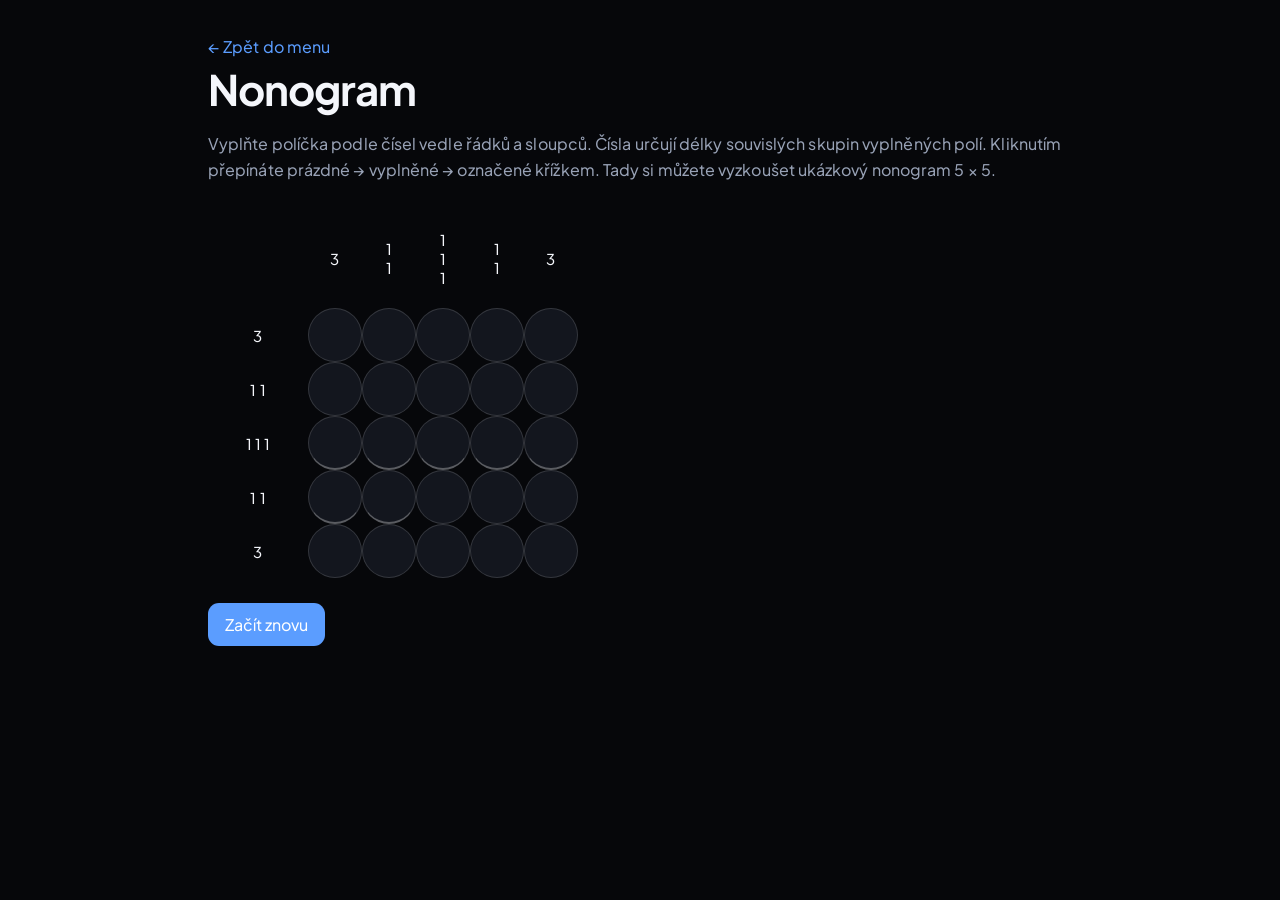
<file: Sudoku2.0novy/nonogram.html>
<!doctype html><html lang="cs"><head><meta charset="utf-8"><meta name="viewport" content="width=device-width,initial-scale=1"><title>Hrát Nonogram</title><link rel="stylesheet" href="assets/style.css"><link rel="stylesheet" href="assets/puzzle-tools.css"><script src="assets/theme.js" defer></script><script src="assets/puzzle-tools.js" defer></script></head><body data-puzzle="play-nonogram"><main class="puzzle-page"><a href="menu.html">← Zpět do menu</a><h1>Nonogram</h1><p>Vyplňte políčka podle čísel vedle řádků a sloupců. Čísla určují délky souvislých skupin vyplněných polí. Kliknutím přepínáte prázdné → vyplněné → označené křížkem. Tady si můžete vyzkoušet ukázkový nonogram 5 × 5.</p><div id="puzzleGrid" class="nonogram-game" aria-label="Nonogram 5 krát 5"></div><div class="puzzle-actions"><button id="clearPuzzle">Začít znovu</button></div><p id="puzzleStatus" class="puzzle-status" role="status"></p></main></body></html>
</file>
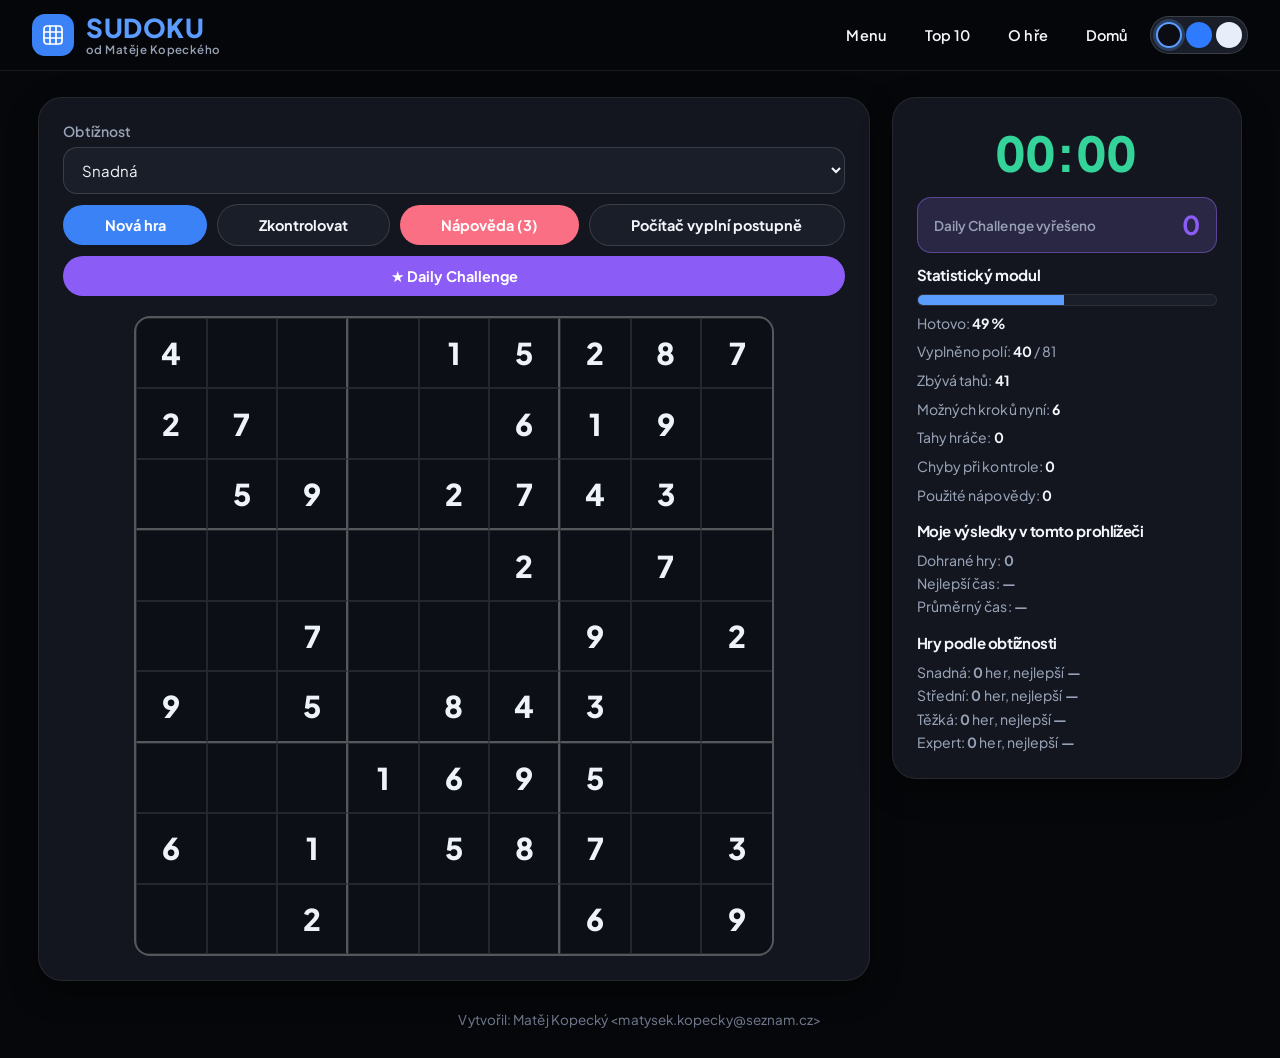
<file: Sudoku2.0novy/sudoku.html>
<!doctype html>
<html lang="cs">
<head>
<meta charset="utf-8">
<meta name="viewport" content="width=device-width, initial-scale=1">
<title>Hrát Sudoku</title>
<link rel="stylesheet" href="assets/style.css">

<script src="assets/offline-store.js"></script>
<script src="assets/sudoku.js" defer></script>
<script src="assets/theme.js" defer></script>
</head>
<body>
<header class="top"><a class="brand" href="menu.html"><span class="brand-logo"><svg viewBox="0 0 24 24" fill="none" stroke="#fff" stroke-width="1.7" stroke-linecap="round"><rect x="3" y="3" width="18" height="18" rx="3"/><path d="M9 3v18M15 3v18M3 9h18M3 15h18"/></svg></span><span class="brand-text"><span class="brand-name">SUDOKU</span><span class="brand-sub">od Matěje Kopeckého</span></span></a><nav><a href="menu.html">Menu</a><a href="top10.html">Top 10</a><a href="about.html">O hře</a><a href="menu.html">Domů</a><div class="theme-dots" aria-label="Přepnutí barevného režimu"><button type="button" class="theme-dot theme-dot-dark" data-theme-choice="tmavy" title="Tmavý režim"><span>Tmavý</span></button><button type="button" class="theme-dot theme-dot-blue" data-theme-choice="modry" title="Modrý režim"><span>Modrý</span></button><button type="button" class="theme-dot theme-dot-light" data-theme-choice="svetly" title="Světlý režim"><span>Světlý</span></button></div></nav></header>

<main class="game-layout"><section class="game-panel"><div class="toolbar"><label>Obtížnost <select id="difficulty"><option value="easy">Snadná</option><option value="medium">Střední</option><option value="hard">Těžká</option><option value="expert">Expert</option></select></label><button id="new">Nová hra</button><button id="check">Zkontrolovat</button><button id="hint">Nápověda (3)</button><button id="autoSolve">Počítač vyplní postupně</button><button id="daily">★ Daily Challenge</button></div><div id="board" class="board" role="grid" aria-label="Sudoku 9 krát 9"></div></section><aside class="side"><div class="timer" id="timer">00:00</div><div class="daily-card"><span>Daily Challenge vyřešeno</span><strong id="dailyDone">0</strong></div><h2>Statistický modul</h2><div class="progress"><span id="progressBar"></span></div><p>Hotovo: <strong id="donePercent">0 %</strong></p><p>Vyplněno polí: <strong id="filledCount">0</strong> / 81</p><p>Zbývá tahů: <strong id="remainingMoves">0</strong></p><p>Možných kroků nyní: <strong id="possibleSteps">0</strong></p><p>Tahy hráče: <strong id="movesCount">0</strong></p><p>Chyby při kontrole: <strong id="mistakesCount">0</strong></p><p>Použité nápovědy: <strong id="hintsUsed">0</strong></p><h2>Moje výsledky v tomto prohlížeči</h2><div id="dbStats" class="mini">Načítám...</div><h2>Hry podle obtížnosti</h2><div id="diffStats" class="mini">Načítám...</div></aside></main>
<footer class="site-footer">Vytvořil: Matěj Kopecký &lt;matysek.kopecky@seznam.cz&gt;</footer>
</body>
</html>
</file>
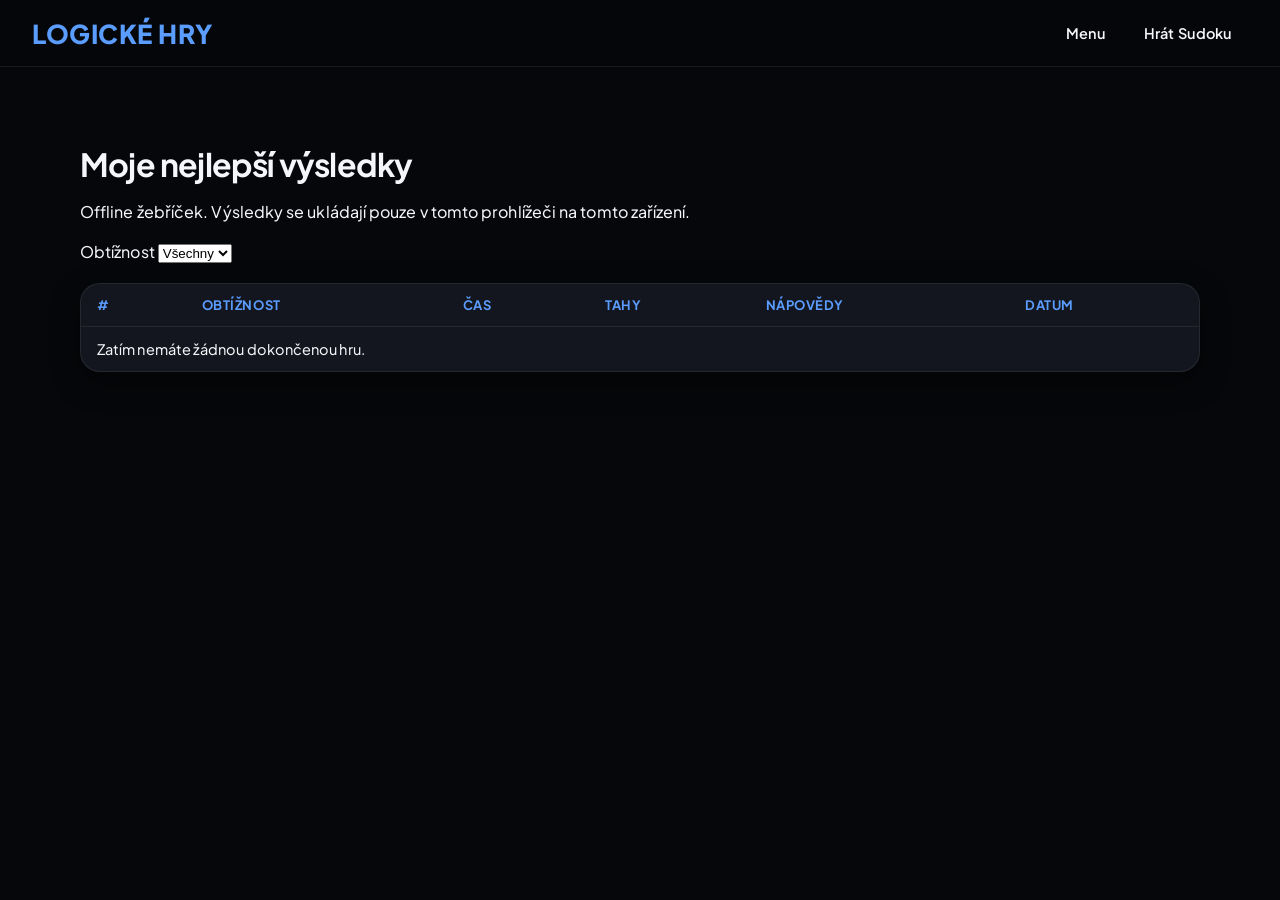
<file: Sudoku2.0novy/top10.html>
<!doctype html><html lang="cs"><head><meta charset="utf-8"><meta name="viewport" content="width=device-width, initial-scale=1"><title>Moje výsledky</title><link rel="stylesheet" href="assets/style.css"><script src="assets/theme.js" defer></script><script src="assets/leaderboard-local.js" defer></script></head><body><header class="top"><a class="brand" href="menu.html"><span class="brand-name">LOGICKÉ HRY</span></a><nav><a href="menu.html">Menu</a><a href="sudoku.html">Hrát Sudoku</a></nav></header><main class="container" style="padding-top:40px;padding-bottom:60px"><h1>Moje nejlepší výsledky</h1><p>Offline žebříček. Výsledky se ukládají pouze v tomto prohlížeči na tomto zařízení.</p><label>Obtížnost <select id="filter"><option value="all">Všechny</option><option value="easy">Snadná</option><option value="medium">Střední</option><option value="hard">Těžká</option><option value="expert">Expert</option></select></label><div class="table-wrap" style="margin-top:20px"><table><thead><tr><th>#</th><th>Obtížnost</th><th>Čas</th><th>Tahy</th><th>Nápovědy</th><th>Datum</th></tr></thead><tbody id="ranking"></tbody></table></div></main></body></html>
</file>
<file: assets/style.css>
/* Vytvořil: Matěj Kopecký matysek.kopecky@seznam.cz */
/* assets/style.css — čistý moderní vzhled celého systému.
   Výchozí režim: TMAVÝ (černý). Alternativy: modrý a světlý. */

@import url('https://fonts.googleapis.com/css2?family=Plus+Jakarta+Sans:wght@400;500;600;700;800&family=Sora:wght@600;700;800&display=swap');

/* ============ Barevné režimy ============ */
/* Výchozí = tmavý (černý) */
:root,
html[data-theme="tmavy"]{
  --bg:#06070a; --bg2:#0b0d13; --glow1:rgba(77,141,255,.16); --glow2:rgba(34,211,238,.10);
  --panel:#13161e; --panel2:#1a1e28; --panel3:#222634;
  --text:#f4f6fb; --muted:#98a2b6; --faint:#6b7488;
  --line:rgba(255,255,255,.08); --line2:rgba(255,255,255,.14);
  --accent:#5b9dff; --accent2:#22d3ee; --indigo:#7c8cff;
  --green:#34d399; --red:#fb6f84; --amber:#fbbf24; --purple:#b794ff; --pink:#ff8fb1;
  --btn-grad:#3b82f6; --btn-fg:#ffffff; --daily:#8b5cf6;
  --board:#0c0f16; --board-line:rgba(255,255,255,.10); --grid-strong:rgba(255,255,255,.30);
  --digit:#f4f6fb; --user-digit:#7fb4ff; --prefilled:#eef2f9;
  --sel:rgba(91,157,255,.24); --peer:rgba(91,157,255,.08); --same:rgba(34,211,238,.16);
  --radius:20px; --radius-sm:14px;
  --shadow:0 24px 60px rgba(0,0,0,.5); --shadow-sm:0 10px 30px rgba(0,0,0,.4);
}
/* Modrý režim (světle modrý) */
html[data-theme="modry"]{
  --bg:#e9f1fc; --bg2:#f3f8ff; --glow1:rgba(47,123,255,.18); --glow2:rgba(22,184,217,.16);
  --panel:#ffffff; --panel2:#eef5ff; --panel3:#e3edfd;
  --text:#13233a; --muted:#5f7088; --faint:#90a0b8;
  --line:#dbe6f5; --line2:#c6d6ee;
  --accent:#2f7bff; --accent2:#16b8d9; --indigo:#6a78ff;
  --green:#12b886; --red:#e64b61; --amber:#e8a317; --purple:#8b5cf6; --pink:#ec5a93;
  --btn-grad:#2f7bff; --btn-fg:#ffffff; --daily:#7c4dff;
  --board:#ffffff; --board-line:#c7d6ec; --grid-strong:#8aa2c8;
  --digit:#13233a; --user-digit:#1f6bff; --prefilled:#33425c;
  --sel:rgba(47,123,255,.16); --peer:rgba(47,123,255,.06); --same:rgba(22,184,217,.20);
  --radius:20px; --radius-sm:14px;
  --shadow:0 22px 55px rgba(28,54,95,.12); --shadow-sm:0 10px 26px rgba(28,54,95,.10);
}
/* Světlý režim (neutrální) */
html[data-theme="svetly"]{
  --bg:#eef1f6; --bg2:#f7f9fc; --glow1:rgba(99,102,241,.12); --glow2:rgba(34,211,238,.10);
  --panel:#ffffff; --panel2:#f1f4fb; --panel3:#e7ebf3;
  --text:#0f1626; --muted:#5b6472; --faint:#8a93a6;
  --line:#e6e9f1; --line2:#d4dae6;
  --accent:#3b6dff; --accent2:#0ea5b7; --indigo:#6366f1;
  --green:#15a06a; --red:#e2455d; --amber:#d98a0b; --purple:#7c5cf0; --pink:#e0568c;
  --btn-grad:#3b6dff; --btn-fg:#ffffff; --daily:#7c4dff;
  --board:#ffffff; --board-line:#d2dae8; --grid-strong:#9aa7bf;
  --digit:#0f1626; --user-digit:#2f5fff; --prefilled:#33415c;
  --sel:rgba(59,109,255,.14); --peer:rgba(59,109,255,.05); --same:rgba(14,165,183,.16);
  --radius:20px; --radius-sm:14px;
  --shadow:0 22px 55px rgba(20,30,60,.10); --shadow-sm:0 10px 26px rgba(20,30,60,.08);
}

/* ============ Základ ============ */
*{box-sizing:border-box}
html,body{min-height:100%}
body{
  margin:0;
  font-family:"Plus Jakarta Sans",ui-sans-serif,system-ui,-apple-system,"Segoe UI",Roboto,Arial,sans-serif;
  color:var(--text); font-weight:450; letter-spacing:.005em;
  -webkit-font-smoothing:antialiased; text-rendering:optimizeLegibility;
  background:var(--bg);
}
h1,h2,h3{font-family:"Sora",inherit;letter-spacing:-.025em;font-weight:700;margin:.2em 0 .45em;line-height:1.12}
p{line-height:1.62}
a{color:var(--accent);text-decoration:none}
a:hover{text-decoration:underline}
::selection{background:color-mix(in srgb,var(--accent) 38%,transparent)}

/* ============ Značka (vlevo nahoře) ============ */
.brand{display:inline-flex;align-items:center;gap:12px;color:var(--text);text-decoration:none}
.brand:hover{text-decoration:none}
.brand-logo{
  width:42px;height:42px;flex:none;display:grid;place-items:center;border-radius:13px;
  background:var(--btn-grad);
}
.brand-logo svg{width:24px;height:24px;display:block}
.brand-text{display:flex;flex-direction:column;line-height:1}
.brand-name{
  font-family:"Sora",inherit;font-weight:800;font-size:26px;letter-spacing:.02em;color:var(--accent);
}
.brand-sub{font-size:11.5px;font-weight:600;color:var(--muted);letter-spacing:.04em;margin-top:3px}

/* ============ Tlačítka ============ */
button,.big-button{
  font-family:inherit;font-weight:700;cursor:pointer;border:0;
  border-radius:999px;padding:11px 20px;font-size:14.5px;
  color:var(--btn-fg);background:var(--btn-grad);box-shadow:none;
  transition:transform .12s ease, filter .12s ease, background .12s ease;
}
button:hover,.big-button:hover{transform:translateY(-2px);filter:brightness(1.06);text-decoration:none}
button:active{transform:translateY(0)}
.big-button{display:inline-block;padding:14px 26px;font-size:16px}

/* Sekundární (povrchová) tlačítka — výborná čitelnost v tmavém režimu */
button.ghost,.btn-surface,.toolbar button,.filter button{
  background:var(--panel2);color:var(--text);border:1px solid var(--line2);box-shadow:none;
}
button.ghost:hover,.btn-surface:hover,.toolbar button:hover,.filter button:hover{
  border-color:var(--accent);filter:none;background:color-mix(in srgb,var(--accent) 12%,var(--panel2))
}
/* Primární akce v panelu nástrojů (Nová hra) zůstává barevná */
.toolbar button#new{background:var(--btn-grad);color:var(--btn-fg);border:0;box-shadow:none}
.toolbar button#new:hover{filter:brightness(1.06);background:var(--btn-grad)}
/* Nápověda: vždy červená, v závorce počet zbývajících (3,2,1); po vyčerpání zešedne a nejde kliknout */
.toolbar button#hint{background:var(--red);color:#fff;border:0;box-shadow:none}
.toolbar button#hint:hover{filter:brightness(1.06);background:var(--red)}
.toolbar button#hint:disabled{background:var(--panel3);color:var(--faint);border:1px solid var(--line);cursor:not-allowed;filter:none;transform:none;box-shadow:none}
/* Daily Challenge */
.toolbar button#daily{background:var(--daily);color:#fff;border:0;box-shadow:none}
.toolbar button#daily:hover{filter:brightness(1.06);background:var(--daily)}

/* ============ Hlavička ============ */
.top{
  display:flex;justify-content:space-between;align-items:center;gap:18px;
  padding:14px clamp(16px,4vw,32px);position:sticky;top:0;z-index:20;
  background:color-mix(in srgb,var(--bg) 72%,transparent);
  backdrop-filter:blur(16px);border-bottom:1px solid var(--line);
}
.top nav{display:flex;gap:6px;flex-wrap:wrap;align-items:center}
.top nav a{
  font-weight:600;font-size:14.5px;color:var(--text);padding:9px 15px;border-radius:999px;
  background:transparent;border:1px solid transparent;transition:background .14s ease,border-color .14s ease
}
.top nav a:hover{text-decoration:none;background:color-mix(in srgb,var(--text) 8%,transparent)}
.top nav a.danger{color:var(--red)}
.top nav a.danger:hover{background:color-mix(in srgb,var(--red) 14%,transparent)}
.user-chip{
  display:inline-flex;align-items:center;gap:7px;padding:8px 14px;border-radius:999px;
  background:var(--panel2);border:1px solid var(--line);color:var(--muted);font-size:13.5px;font-weight:600
}
.user-chip strong{color:var(--text);font-weight:700}

/* ============ Rozvržení ============ */
.container{width:min(1120px,92vw);margin:34px auto}
.site-footer{width:min(1120px,92vw);margin:30px auto;color:var(--faint);text-align:center;font-size:13.5px}
.small{color:var(--muted)}

/* Odznak (pill badge) jako v referenci */
.badge{
  display:inline-flex;align-items:center;gap:9px;margin:0 0 18px;
  padding:8px 16px;border-radius:999px;background:var(--panel2);border:1px solid var(--line2);
  font-size:13.5px;font-weight:700;color:var(--text)
}
.badge::before{content:"";width:9px;height:9px;border-radius:999px;background:var(--accent);
  box-shadow:0 0 0 4px color-mix(in srgb,var(--accent) 22%,transparent)}

/* ============ Hero ============ */
.hero{
  display:grid;grid-template-columns:1fr 300px;gap:34px;align-items:center;
  background:var(--panel);
  border:1px solid var(--line);border-radius:calc(var(--radius) + 6px);
  padding:clamp(26px,4vw,42px);box-shadow:var(--shadow);position:relative;overflow:hidden
}

.hero h1{font-size:clamp(34px,6vw,58px);margin:0 0 14px;color:var(--accent)}
.hero p{color:var(--muted);font-size:17px;margin:0 0 22px;max-width:48ch}
.hero img,.auth-logo{width:100%;max-width:280px;filter:drop-shadow(0 14px 26px rgba(0,0,0,.35))}

/* ============ Karty (kategorie / statistiky) ============ */
.cards{display:grid;grid-template-columns:repeat(3,1fr);gap:18px;margin-top:22px}
.cards article{
  --c:var(--accent);
  background:color-mix(in srgb,var(--c) 12%,var(--panel));
  border:1px solid color-mix(in srgb,var(--c) 30%,var(--line));border-radius:var(--radius);
  padding:24px;box-shadow:var(--shadow-sm);transition:transform .2s ease,box-shadow .2s ease;position:relative
}
.cards article:hover{transform:translateY(-4px);box-shadow:var(--shadow)}
.cards article h2{font-size:18px;margin:14px 0 6px}
.cards article p{margin:0;color:var(--muted);font-size:14.5px}
.card-icon{width:46px;height:46px;border-radius:13px;display:grid;place-items:center;
  background:color-mix(in srgb,var(--c) 24%,transparent);color:var(--c)}
.card-icon svg{width:24px;height:24px}
.number{font-family:"Sora",inherit;font-size:44px;font-weight:800;margin:4px 0;color:var(--c);line-height:1}
.cat-blue{--c:var(--accent)} .cat-green{--c:var(--green)} .cat-purple{--c:var(--purple)}
.cat-amber{--c:var(--amber)} .cat-pink{--c:var(--pink)} .cat-cyan{--c:var(--accent2)}

/* ============ Textová stránka ============ */
.text-page{
  background:var(--panel);border:1px solid var(--line);border-radius:var(--radius);
  padding:30px;box-shadow:var(--shadow-sm);line-height:1.75;font-size:16.5px
}
.text-page h1{margin-top:0}
.text-page p,.mini,.small{color:var(--muted)}
.about-links{list-style:none;padding:0;margin:10px 0 0;display:grid;gap:10px}
.about-links li{background:var(--panel2);border:1px solid var(--line);border-radius:var(--radius-sm);padding:12px 16px}

/* ============ Přihlášení / registrace ============ */
.auth-page{display:grid;place-items:center;padding:22px;min-height:100vh;position:relative}
.auth-card{
  width:min(430px,96vw);text-align:center;position:relative;z-index:1;
  background:var(--panel);border:1px solid var(--line);border-radius:calc(var(--radius) + 4px);
  padding:34px 30px;box-shadow:var(--shadow)
}
.auth-brand{display:flex;flex-direction:column;align-items:center;gap:14px;margin-bottom:18px}
.auth-brand .brand-logo{width:54px;height:54px;border-radius:16px}
.auth-brand .brand-logo svg{width:30px;height:30px}
.auth-brand .brand-name{font-size:34px}
.auth-brand .brand-sub{font-size:12.5px}
.auth-card h1{font-size:22px;margin:0 0 4px}
.auth-card form{display:grid;gap:14px;text-align:left;margin-top:18px}
.auth-card label{display:grid;gap:6px;color:var(--muted);font-weight:600;font-size:14px}
input,.toolbar select,.filter select{
  width:100%;padding:12px 14px;border-radius:var(--radius-sm);border:1px solid var(--line2);
  background:var(--panel2);color:var(--text);font-family:inherit;font-size:15px;
  transition:border-color .14s ease, box-shadow .14s ease
}
input:focus,.toolbar select:focus,.filter select:focus{
  outline:0;border-color:var(--accent);box-shadow:0 0 0 3px color-mix(in srgb,var(--accent) 26%,transparent)
}
.auth-card button{width:100%;font-size:16px;margin-top:4px}
.message{padding:11px 14px;border-radius:var(--radius-sm);font-weight:600;font-size:14px}
.error{background:color-mix(in srgb,var(--red) 16%,transparent);color:var(--red)}
.ok{background:color-mix(in srgb,var(--green) 16%,transparent);color:var(--green)}

/* ============ Herní plocha ============ */
.game-layout{width:min(1280px,94vw);margin:26px auto;display:grid;grid-template-columns:minmax(0,1fr) 350px;gap:22px;align-items:start}
.game-panel,.side{background:var(--panel);border:1px solid var(--line);border-radius:calc(var(--radius) + 4px);padding:24px;box-shadow:var(--shadow-sm)}
.toolbar{display:flex;gap:10px;flex-wrap:wrap;margin-bottom:20px;align-items:center}
.toolbar label{flex-basis:100%;color:var(--muted);font-weight:600;font-size:14px;display:grid;gap:7px}
.toolbar select{width:auto;min-width:140px}
.toolbar button{flex:1 1 auto}

.board{
  position:relative;display:grid;grid-template-columns:repeat(9,1fr);
  width:min(640px,100%);aspect-ratio:1/1;margin:auto;
  background:var(--board);border:2px solid var(--grid-strong);border-radius:16px;overflow:hidden
}
.cell{position:relative;border:1px solid var(--board-line);display:grid}
.cell:nth-child(3n){border-right:2px solid var(--grid-strong)}
.cell:nth-child(9n){border-right:0}
.cell:nth-child(n+19):nth-child(-n+27),
.cell:nth-child(n+46):nth-child(-n+54){border-bottom:2px solid var(--grid-strong)}
.cell.peer{background:var(--peer)}
.cell.selected{background:var(--sel);box-shadow:inset 0 0 0 2px var(--accent)}
.cell.bad{background:color-mix(in srgb,var(--red) 36%,transparent)}
.digit{
  width:100%;height:100%;border:0;background:transparent;text-align:center;
  font-family:"Sora",inherit;font-size:clamp(18px,4.4vw,30px);font-weight:600;color:var(--user-digit);
  caret-color:var(--accent);padding:0
}
.digit:focus{outline:0}
.prefilled{color:var(--prefilled);font-weight:800}

.board.is-generating::after{
  content:attr(data-generating);position:absolute;inset:0;display:grid;place-items:center;
  background:color-mix(in srgb,var(--board) 82%,transparent);color:var(--muted);
  font-weight:700;z-index:2;backdrop-filter:blur(2px)
}

/* Číselník */

/* Boční panel */
.side h2{margin:16px 0 10px;font-size:15px;color:var(--text)}
.side h2:first-of-type{margin-top:0}
.side p{margin:6px 0;font-size:14px;color:var(--muted)}
.side p strong{color:var(--text)}
.timer{font-family:"Sora",inherit;font-size:48px;font-weight:800;text-align:center;color:var(--green);margin-bottom:14px;font-variant-numeric:tabular-nums;letter-spacing:.02em}
.progress{height:12px;background:var(--panel2);border:1px solid var(--line);border-radius:999px;overflow:hidden}
.progress span{display:block;height:100%;width:0;background:var(--accent);transition:width .25s ease}
.mini{color:var(--muted);font-size:14px;line-height:1.65}
/* Karta „Daily Challenge vyřešeno" */
.daily-card{display:flex;align-items:center;justify-content:space-between;gap:12px;margin:14px 0;padding:14px 16px;border-radius:var(--radius-sm);background:color-mix(in srgb,var(--daily) 14%,var(--panel2));border:1px solid color-mix(in srgb,var(--daily) 40%,var(--line))}
.daily-card span{color:var(--muted);font-weight:600;font-size:13.5px}
.daily-card strong{font-family:"Sora",inherit;font-size:26px;color:var(--daily);line-height:1}

/* Statistiky vedle tabulky Top 10 */
.top10-layout{display:grid;grid-template-columns:minmax(0,1fr) 300px;gap:20px;align-items:start}
.stats-aside h2{margin-top:0;font-size:16px}
.stat-rows{list-style:none;margin:0 0 14px;padding:0;display:grid;gap:8px}
.stat-rows li{display:flex;align-items:center;justify-content:space-between;padding:11px 14px;border-radius:var(--radius-sm);background:var(--panel2);border:1px solid var(--line)}
.stat-rows li span:first-child{font-weight:600}
.stat-count{color:var(--muted);font-weight:600;font-size:14px}
.best-score{display:flex;align-items:center;justify-content:space-between;gap:12px;padding:14px 16px;border-radius:var(--radius-sm);background:color-mix(in srgb,var(--green) 13%,var(--panel2));border:1px solid color-mix(in srgb,var(--green) 40%,var(--line));margin-bottom:14px}
.best-score span{color:var(--muted);font-weight:600;font-size:13.5px}
.best-score strong{font-family:"Sora",inherit;font-size:24px;color:var(--green);line-height:1}

/* ============ Tabulky ============ */
.table-wrap{overflow:auto;background:var(--panel);border-radius:var(--radius);border:1px solid var(--line);box-shadow:var(--shadow-sm)}
table{width:100%;border-collapse:collapse;min-width:680px}
th,td{padding:13px 16px;border-bottom:1px solid var(--line);text-align:left;font-size:14.5px}
th{color:var(--accent);font-weight:700;font-size:13px;text-transform:uppercase;letter-spacing:.04em}
tbody tr:hover,tr:hover{background:color-mix(in srgb,var(--accent) 6%,transparent)}
tr:last-child td{border-bottom:0}
.filter{display:flex;gap:10px;margin:18px 0}
.filter select{width:auto;min-width:160px}

/* ============ Administrace ============ */
.admin-cards{grid-template-columns:repeat(4,1fr)}
.admin-section{margin-top:24px}
.admin-actions{display:flex;gap:8px;flex-wrap:wrap}
.admin-actions form{margin:0}
.admin-actions button{padding:8px 13px;font-size:13px;white-space:nowrap}

/* ============ Výherní okno ============ */
.modal-overlay{
  position:fixed;inset:0;z-index:100;display:none;place-items:center;padding:20px;
  background:rgba(4,7,14,.62);backdrop-filter:blur(5px)
}
.modal-overlay.open{display:grid}
.modal-card{
  width:min(450px,96vw);background:var(--panel);border:1px solid var(--line2);
  border-radius:24px;padding:30px;box-shadow:0 34px 90px rgba(0,0,0,.55);text-align:center;animation:pop .22s ease
}
@keyframes pop{from{transform:scale(.94);opacity:0}to{transform:scale(1);opacity:1}}
.modal-card h2{margin:0 0 6px;font-size:27px}
.modal-stats{display:flex;flex-wrap:wrap;gap:10px;justify-content:center;margin:20px 0 24px}
.modal-stats span{
  display:flex;flex-direction:column;gap:3px;align-items:center;
  background:var(--panel2);border:1px solid var(--line);border-radius:var(--radius-sm);
  padding:11px 15px;font-size:12px;color:var(--muted);min-width:76px
}
.modal-stats strong{font-family:"Sora",inherit;font-size:18px;color:var(--text)}
.modal-actions{display:flex;gap:10px;justify-content:center}

/* ============ Toast ============ */
.toast{
  position:fixed;left:50%;bottom:26px;translate:-50% 0;
  background:var(--panel);color:var(--text);border:1px solid var(--line2);
  padding:12px 18px;border-radius:999px;box-shadow:var(--shadow);z-index:90;
  opacity:0;pointer-events:none;transition:opacity .2s ease, transform .2s ease;font-weight:600
}
.toast.show{opacity:1;transform:translate(0,-6px)}

/* ============ Padající číslice (přihlášení) ============ */
.rain{position:fixed;inset:0;overflow:hidden;pointer-events:none;z-index:0;opacity:.12}
.rain span{position:absolute;top:-60px;color:var(--accent);font-family:"Sora",inherit;font-weight:700;font-size:24px;animation:fall linear infinite}
@keyframes fall{to{transform:translateY(115vh) rotate(16deg);opacity:.1}}

/* ============ Přepínač motivů (segmentový) ============ */
.theme-box,.theme-select{display:none!important}
.theme-dots{
  display:inline-flex;gap:4px;align-items:center;padding:5px;
  border:1px solid var(--line2);border-radius:999px;background:var(--panel2)
}
.theme-dot{
  width:26px!important;height:26px!important;min-width:26px!important;padding:0!important;
  border-radius:999px!important;border:2px solid transparent!important;box-shadow:none!important;
  cursor:pointer;position:relative;transition:transform .12s ease,border-color .12s ease
}
.theme-dot:hover{transform:scale(1.08)}
.theme-dot span{position:absolute;width:1px;height:1px;overflow:hidden;clip:rect(0 0 0 0);white-space:nowrap}
.theme-dot-dark{background:#0b0d13!important}
.theme-dot-blue{background:#2f7bff!important}
.theme-dot-light{background:#e8eef9!important}
.theme-dot.is-active{border-color:var(--accent)!important;box-shadow:0 0 0 3px color-mix(in srgb,var(--accent) 26%,transparent)!important}

/* ============ Hamburger (mobil) ============ */
.hamburger{display:none;background:var(--panel2)!important;box-shadow:none!important;border:1px solid var(--line2)!important;border-radius:13px!important;padding:9px!important;width:44px;height:42px}
.hamburger span{display:block;height:2px;background:var(--text);border-radius:999px;margin:5px 4px;transition:.18s ease}
.top.nav-open .hamburger span:nth-child(1){transform:translateY(7px) rotate(45deg)}
.top.nav-open .hamburger span:nth-child(2){opacity:0}
.top.nav-open .hamburger span:nth-child(3){transform:translateY(-7px) rotate(-45deg)}

/* ============ Responzivita ============ */
@media(max-width:900px){
  .top{flex-wrap:wrap}
  .brand-name{font-size:22px}
  .brand-logo{width:38px;height:38px}
  .hamburger{display:block;margin-left:auto}
  .top nav{display:none;width:100%;padding-top:12px;gap:8px}
  .top.nav-open nav{display:flex;flex-direction:column;align-items:stretch}
  .top nav a{width:100%;text-align:center}
  .theme-dots{align-self:center}
  .hero{grid-template-columns:1fr;text-align:center}
  .hero p{margin-inline:auto}
  .hero img{max-width:190px;margin:auto}
  .cards,.admin-cards{grid-template-columns:1fr}
  .game-layout{grid-template-columns:1fr;width:min(680px,96vw)}
  .game-panel,.side{padding:16px}
  .top10-layout{grid-template-columns:1fr}
  .game-layout .side{order:-1}
  .toolbar{display:grid}
  .toolbar label,.toolbar select,.toolbar button{width:100%}
  .toolbar select{min-width:0}
  .board{width:100%;max-width:560px;margin-inline:auto}
  .container{width:min(94vw,720px)}
  .admin-actions{display:grid}
}
</file>
<file: Sudoku2.0novy/assets/style.css>
/* Vytvořil: Matěj Kopecký matysek.kopecky@seznam.cz */
/* assets/style.css — čistý moderní vzhled celého systému.
   Výchozí režim: TMAVÝ (černý). Alternativy: modrý a světlý. */

@import url('https://fonts.googleapis.com/css2?family=Plus+Jakarta+Sans:wght@400;500;600;700;800&family=Sora:wght@600;700;800&display=swap');

/* ============ Barevné režimy ============ */
/* Výchozí = tmavý (černý) */
:root,
html[data-theme="tmavy"]{
  --bg:#06070a; --bg2:#0b0d13; --glow1:rgba(77,141,255,.16); --glow2:rgba(34,211,238,.10);
  --panel:#13161e; --panel2:#1a1e28; --panel3:#222634;
  --text:#f4f6fb; --muted:#98a2b6; --faint:#6b7488;
  --line:rgba(255,255,255,.08); --line2:rgba(255,255,255,.14);
  --accent:#5b9dff; --accent2:#22d3ee; --indigo:#7c8cff;
  --green:#34d399; --red:#fb6f84; --amber:#fbbf24; --purple:#b794ff; --pink:#ff8fb1;
  --btn-grad:#3b82f6; --btn-fg:#ffffff; --daily:#8b5cf6;
  --board:#0c0f16; --board-line:rgba(255,255,255,.10); --grid-strong:rgba(255,255,255,.30);
  --digit:#f4f6fb; --user-digit:#7fb4ff; --prefilled:#eef2f9;
  --sel:rgba(91,157,255,.24); --peer:rgba(91,157,255,.08); --same:rgba(34,211,238,.16);
  --radius:20px; --radius-sm:14px;
  --shadow:0 24px 60px rgba(0,0,0,.5); --shadow-sm:0 10px 30px rgba(0,0,0,.4);
}
/* Modrý režim (světle modrý) */
html[data-theme="modry"]{
  --bg:#e9f1fc; --bg2:#f3f8ff; --glow1:rgba(47,123,255,.18); --glow2:rgba(22,184,217,.16);
  --panel:#ffffff; --panel2:#eef5ff; --panel3:#e3edfd;
  --text:#13233a; --muted:#5f7088; --faint:#90a0b8;
  --line:#dbe6f5; --line2:#c6d6ee;
  --accent:#2f7bff; --accent2:#16b8d9; --indigo:#6a78ff;
  --green:#12b886; --red:#e64b61; --amber:#e8a317; --purple:#8b5cf6; --pink:#ec5a93;
  --btn-grad:#2f7bff; --btn-fg:#ffffff; --daily:#7c4dff;
  --board:#ffffff; --board-line:#c7d6ec; --grid-strong:#8aa2c8;
  --digit:#13233a; --user-digit:#1f6bff; --prefilled:#33425c;
  --sel:rgba(47,123,255,.16); --peer:rgba(47,123,255,.06); --same:rgba(22,184,217,.20);
  --radius:20px; --radius-sm:14px;
  --shadow:0 22px 55px rgba(28,54,95,.12); --shadow-sm:0 10px 26px rgba(28,54,95,.10);
}
/* Světlý režim (neutrální) */
html[data-theme="svetly"]{
  --bg:#eef1f6; --bg2:#f7f9fc; --glow1:rgba(99,102,241,.12); --glow2:rgba(34,211,238,.10);
  --panel:#ffffff; --panel2:#f1f4fb; --panel3:#e7ebf3;
  --text:#0f1626; --muted:#5b6472; --faint:#8a93a6;
  --line:#e6e9f1; --line2:#d4dae6;
  --accent:#3b6dff; --accent2:#0ea5b7; --indigo:#6366f1;
  --green:#15a06a; --red:#e2455d; --amber:#d98a0b; --purple:#7c5cf0; --pink:#e0568c;
  --btn-grad:#3b6dff; --btn-fg:#ffffff; --daily:#7c4dff;
  --board:#ffffff; --board-line:#d2dae8; --grid-strong:#9aa7bf;
  --digit:#0f1626; --user-digit:#2f5fff; --prefilled:#33415c;
  --sel:rgba(59,109,255,.14); --peer:rgba(59,109,255,.05); --same:rgba(14,165,183,.16);
  --radius:20px; --radius-sm:14px;
  --shadow:0 22px 55px rgba(20,30,60,.10); --shadow-sm:0 10px 26px rgba(20,30,60,.08);
}

/* ============ Základ ============ */
*{box-sizing:border-box}
html,body{min-height:100%}
body{
  margin:0;
  font-family:"Plus Jakarta Sans",ui-sans-serif,system-ui,-apple-system,"Segoe UI",Roboto,Arial,sans-serif;
  color:var(--text); font-weight:450; letter-spacing:.005em;
  -webkit-font-smoothing:antialiased; text-rendering:optimizeLegibility;
  background:var(--bg);
}
h1,h2,h3{font-family:"Sora",inherit;letter-spacing:-.025em;font-weight:700;margin:.2em 0 .45em;line-height:1.12}
p{line-height:1.62}
a{color:var(--accent);text-decoration:none}
a:hover{text-decoration:underline}
::selection{background:color-mix(in srgb,var(--accent) 38%,transparent)}

/* ============ Značka (vlevo nahoře) ============ */
.brand{display:inline-flex;align-items:center;gap:12px;color:var(--text);text-decoration:none}
.brand:hover{text-decoration:none}
.brand-logo{
  width:42px;height:42px;flex:none;display:grid;place-items:center;border-radius:13px;
  background:var(--btn-grad);
}
.brand-logo svg{width:24px;height:24px;display:block}
.brand-text{display:flex;flex-direction:column;line-height:1}
.brand-name{
  font-family:"Sora",inherit;font-weight:800;font-size:26px;letter-spacing:.02em;color:var(--accent);
}
.brand-sub{font-size:11.5px;font-weight:600;color:var(--muted);letter-spacing:.04em;margin-top:3px}

/* ============ Tlačítka ============ */
button,.big-button{
  font-family:inherit;font-weight:700;cursor:pointer;border:0;
  border-radius:999px;padding:11px 20px;font-size:14.5px;
  color:var(--btn-fg);background:var(--btn-grad);box-shadow:none;
  transition:transform .12s ease, filter .12s ease, background .12s ease;
}
button:hover,.big-button:hover{transform:translateY(-2px);filter:brightness(1.06);text-decoration:none}
button:active{transform:translateY(0)}
.big-button{display:inline-block;padding:14px 26px;font-size:16px}

/* Sekundární (povrchová) tlačítka — výborná čitelnost v tmavém režimu */
button.ghost,.btn-surface,.toolbar button,.filter button{
  background:var(--panel2);color:var(--text);border:1px solid var(--line2);box-shadow:none;
}
button.ghost:hover,.btn-surface:hover,.toolbar button:hover,.filter button:hover{
  border-color:var(--accent);filter:none;background:color-mix(in srgb,var(--accent) 12%,var(--panel2))
}
/* Primární akce v panelu nástrojů (Nová hra) zůstává barevná */
.toolbar button#new{background:var(--btn-grad);color:var(--btn-fg);border:0;box-shadow:none}
.toolbar button#new:hover{filter:brightness(1.06);background:var(--btn-grad)}
/* Nápověda: vždy červená, v závorce počet zbývajících (3,2,1); po vyčerpání zešedne a nejde kliknout */
.toolbar button#hint{background:var(--red);color:#fff;border:0;box-shadow:none}
.toolbar button#hint:hover{filter:brightness(1.06);background:var(--red)}
.toolbar button#hint:disabled{background:var(--panel3);color:var(--faint);border:1px solid var(--line);cursor:not-allowed;filter:none;transform:none;box-shadow:none}
/* Daily Challenge */
.toolbar button#daily{background:var(--daily);color:#fff;border:0;box-shadow:none}
.toolbar button#daily:hover{filter:brightness(1.06);background:var(--daily)}

/* ============ Hlavička ============ */
.top{
  display:flex;justify-content:space-between;align-items:center;gap:18px;
  padding:14px clamp(16px,4vw,32px);position:sticky;top:0;z-index:20;
  background:color-mix(in srgb,var(--bg) 72%,transparent);
  backdrop-filter:blur(16px);border-bottom:1px solid var(--line);
}
.top nav{display:flex;gap:6px;flex-wrap:wrap;align-items:center}
.top nav a{
  font-weight:600;font-size:14.5px;color:var(--text);padding:9px 15px;border-radius:999px;
  background:transparent;border:1px solid transparent;transition:background .14s ease,border-color .14s ease
}
.top nav a:hover{text-decoration:none;background:color-mix(in srgb,var(--text) 8%,transparent)}
.top nav a.danger{color:var(--red)}
.top nav a.danger:hover{background:color-mix(in srgb,var(--red) 14%,transparent)}
.user-chip{
  display:inline-flex;align-items:center;gap:7px;padding:8px 14px;border-radius:999px;
  background:var(--panel2);border:1px solid var(--line);color:var(--muted);font-size:13.5px;font-weight:600
}
.user-chip strong{color:var(--text);font-weight:700}

/* ============ Rozvržení ============ */
.container{width:min(1120px,92vw);margin:34px auto}
.site-footer{width:min(1120px,92vw);margin:30px auto;color:var(--faint);text-align:center;font-size:13.5px}
.small{color:var(--muted)}

/* Odznak (pill badge) jako v referenci */
.badge{
  display:inline-flex;align-items:center;gap:9px;margin:0 0 18px;
  padding:8px 16px;border-radius:999px;background:var(--panel2);border:1px solid var(--line2);
  font-size:13.5px;font-weight:700;color:var(--text)
}
.badge::before{content:"";width:9px;height:9px;border-radius:999px;background:var(--accent);
  box-shadow:0 0 0 4px color-mix(in srgb,var(--accent) 22%,transparent)}

/* ============ Hero ============ */
.hero{
  display:grid;grid-template-columns:1fr 300px;gap:34px;align-items:center;
  background:var(--panel);
  border:1px solid var(--line);border-radius:calc(var(--radius) + 6px);
  padding:clamp(26px,4vw,42px);box-shadow:var(--shadow);position:relative;overflow:hidden
}

.hero h1{font-size:clamp(34px,6vw,58px);margin:0 0 14px;color:var(--accent)}
.hero p{color:var(--muted);font-size:17px;margin:0 0 22px;max-width:48ch}
.hero img,.auth-logo{width:100%;max-width:280px;filter:drop-shadow(0 14px 26px rgba(0,0,0,.35))}

/* ============ Karty (kategorie / statistiky) ============ */
.cards{display:grid;grid-template-columns:repeat(3,1fr);gap:18px;margin-top:22px}
.cards article{
  --c:var(--accent);
  background:color-mix(in srgb,var(--c) 12%,var(--panel));
  border:1px solid color-mix(in srgb,var(--c) 30%,var(--line));border-radius:var(--radius);
  padding:24px;box-shadow:var(--shadow-sm);transition:transform .2s ease,box-shadow .2s ease;position:relative
}
.cards article:hover{transform:translateY(-4px);box-shadow:var(--shadow)}
.cards article h2{font-size:18px;margin:14px 0 6px}
.cards article p{margin:0;color:var(--muted);font-size:14.5px}
.card-icon{width:46px;height:46px;border-radius:13px;display:grid;place-items:center;
  background:color-mix(in srgb,var(--c) 24%,transparent);color:var(--c)}
.card-icon svg{width:24px;height:24px}
.number{font-family:"Sora",inherit;font-size:44px;font-weight:800;margin:4px 0;color:var(--c);line-height:1}
.cat-blue{--c:var(--accent)} .cat-green{--c:var(--green)} .cat-purple{--c:var(--purple)}
.cat-amber{--c:var(--amber)} .cat-pink{--c:var(--pink)} .cat-cyan{--c:var(--accent2)}

/* ============ Textová stránka ============ */
.text-page{
  background:var(--panel);border:1px solid var(--line);border-radius:var(--radius);
  padding:30px;box-shadow:var(--shadow-sm);line-height:1.75;font-size:16.5px
}
.text-page h1{margin-top:0}
.text-page p,.mini,.small{color:var(--muted)}
.about-links{list-style:none;padding:0;margin:10px 0 0;display:grid;gap:10px}
.about-links li{background:var(--panel2);border:1px solid var(--line);border-radius:var(--radius-sm);padding:12px 16px}

/* ============ Přihlášení / registrace ============ */
.auth-page{display:grid;place-items:center;padding:22px;min-height:100vh;position:relative}
.auth-card{
  width:min(430px,96vw);text-align:center;position:relative;z-index:1;
  background:var(--panel);border:1px solid var(--line);border-radius:calc(var(--radius) + 4px);
  padding:34px 30px;box-shadow:var(--shadow)
}
.auth-brand{display:flex;flex-direction:column;align-items:center;gap:14px;margin-bottom:18px}
.auth-brand .brand-logo{width:54px;height:54px;border-radius:16px}
.auth-brand .brand-logo svg{width:30px;height:30px}
.auth-brand .brand-name{font-size:34px}
.auth-brand .brand-sub{font-size:12.5px}
.auth-card h1{font-size:22px;margin:0 0 4px}
.auth-card form{display:grid;gap:14px;text-align:left;margin-top:18px}
.auth-card label{display:grid;gap:6px;color:var(--muted);font-weight:600;font-size:14px}
input,.toolbar select,.filter select{
  width:100%;padding:12px 14px;border-radius:var(--radius-sm);border:1px solid var(--line2);
  background:var(--panel2);color:var(--text);font-family:inherit;font-size:15px;
  transition:border-color .14s ease, box-shadow .14s ease
}
input:focus,.toolbar select:focus,.filter select:focus{
  outline:0;border-color:var(--accent);box-shadow:0 0 0 3px color-mix(in srgb,var(--accent) 26%,transparent)
}
.auth-card button{width:100%;font-size:16px;margin-top:4px}
.message{padding:11px 14px;border-radius:var(--radius-sm);font-weight:600;font-size:14px}
.error{background:color-mix(in srgb,var(--red) 16%,transparent);color:var(--red)}
.ok{background:color-mix(in srgb,var(--green) 16%,transparent);color:var(--green)}

/* ============ Herní plocha ============ */
.game-layout{width:min(1280px,94vw);margin:26px auto;display:grid;grid-template-columns:minmax(0,1fr) 350px;gap:22px;align-items:start}
.game-panel,.side{background:var(--panel);border:1px solid var(--line);border-radius:calc(var(--radius) + 4px);padding:24px;box-shadow:var(--shadow-sm)}
.toolbar{display:flex;gap:10px;flex-wrap:wrap;margin-bottom:20px;align-items:center}
.toolbar label{flex-basis:100%;color:var(--muted);font-weight:600;font-size:14px;display:grid;gap:7px}
.toolbar select{width:auto;min-width:140px}
.toolbar button{flex:1 1 auto}

.board{
  position:relative;display:grid;grid-template-columns:repeat(9,1fr);
  width:min(640px,100%);aspect-ratio:1/1;margin:auto;
  background:var(--board);border:2px solid var(--grid-strong);border-radius:16px;overflow:hidden
}
.cell{position:relative;border:1px solid var(--board-line);display:grid}
.cell:nth-child(3n){border-right:2px solid var(--grid-strong)}
.cell:nth-child(9n){border-right:0}
.cell:nth-child(n+19):nth-child(-n+27),
.cell:nth-child(n+46):nth-child(-n+54){border-bottom:2px solid var(--grid-strong)}
.cell.peer{background:var(--peer)}
.cell.selected{background:var(--sel);box-shadow:inset 0 0 0 2px var(--accent)}
.cell.bad{background:color-mix(in srgb,var(--red) 36%,transparent)}
.digit{
  width:100%;height:100%;border:0;background:transparent;text-align:center;
  font-family:"Sora",inherit;font-size:clamp(18px,4.4vw,30px);font-weight:600;color:var(--user-digit);
  caret-color:var(--accent);padding:0
}
.digit:focus{outline:0}
.prefilled{color:var(--prefilled);font-weight:800}

.board.is-generating::after{
  content:attr(data-generating);position:absolute;inset:0;display:grid;place-items:center;
  background:color-mix(in srgb,var(--board) 82%,transparent);color:var(--muted);
  font-weight:700;z-index:2;backdrop-filter:blur(2px)
}

/* Číselník */

/* Boční panel */
.side h2{margin:16px 0 10px;font-size:15px;color:var(--text)}
.side h2:first-of-type{margin-top:0}
.side p{margin:6px 0;font-size:14px;color:var(--muted)}
.side p strong{color:var(--text)}
.timer{font-family:"Sora",inherit;font-size:48px;font-weight:800;text-align:center;color:var(--green);margin-bottom:14px;font-variant-numeric:tabular-nums;letter-spacing:.02em}
.progress{height:12px;background:var(--panel2);border:1px solid var(--line);border-radius:999px;overflow:hidden}
.progress span{display:block;height:100%;width:0;background:var(--accent);transition:width .25s ease}
.mini{color:var(--muted);font-size:14px;line-height:1.65}
/* Karta „Daily Challenge vyřešeno" */
.daily-card{display:flex;align-items:center;justify-content:space-between;gap:12px;margin:14px 0;padding:14px 16px;border-radius:var(--radius-sm);background:color-mix(in srgb,var(--daily) 14%,var(--panel2));border:1px solid color-mix(in srgb,var(--daily) 40%,var(--line))}
.daily-card span{color:var(--muted);font-weight:600;font-size:13.5px}
.daily-card strong{font-family:"Sora",inherit;font-size:26px;color:var(--daily);line-height:1}

/* Statistiky vedle tabulky Top 10 */
.top10-layout{display:grid;grid-template-columns:minmax(0,1fr) 300px;gap:20px;align-items:start}
.stats-aside h2{margin-top:0;font-size:16px}
.stat-rows{list-style:none;margin:0 0 14px;padding:0;display:grid;gap:8px}
.stat-rows li{display:flex;align-items:center;justify-content:space-between;padding:11px 14px;border-radius:var(--radius-sm);background:var(--panel2);border:1px solid var(--line)}
.stat-rows li span:first-child{font-weight:600}
.stat-count{color:var(--muted);font-weight:600;font-size:14px}
.best-score{display:flex;align-items:center;justify-content:space-between;gap:12px;padding:14px 16px;border-radius:var(--radius-sm);background:color-mix(in srgb,var(--green) 13%,var(--panel2));border:1px solid color-mix(in srgb,var(--green) 40%,var(--line));margin-bottom:14px}
.best-score span{color:var(--muted);font-weight:600;font-size:13.5px}
.best-score strong{font-family:"Sora",inherit;font-size:24px;color:var(--green);line-height:1}

/* ============ Tabulky ============ */
.table-wrap{overflow:auto;background:var(--panel);border-radius:var(--radius);border:1px solid var(--line);box-shadow:var(--shadow-sm)}
table{width:100%;border-collapse:collapse;min-width:680px}
th,td{padding:13px 16px;border-bottom:1px solid var(--line);text-align:left;font-size:14.5px}
th{color:var(--accent);font-weight:700;font-size:13px;text-transform:uppercase;letter-spacing:.04em}
tbody tr:hover,tr:hover{background:color-mix(in srgb,var(--accent) 6%,transparent)}
tr:last-child td{border-bottom:0}
.filter{display:flex;gap:10px;margin:18px 0}
.filter select{width:auto;min-width:160px}

/* ============ Administrace ============ */
.admin-cards{grid-template-columns:repeat(4,1fr)}
.admin-section{margin-top:24px}
.admin-actions{display:flex;gap:8px;flex-wrap:wrap}
.admin-actions form{margin:0}
.admin-actions button{padding:8px 13px;font-size:13px;white-space:nowrap}

/* ============ Výherní okno ============ */
.modal-overlay{
  position:fixed;inset:0;z-index:100;display:none;place-items:center;padding:20px;
  background:rgba(4,7,14,.62);backdrop-filter:blur(5px)
}
.modal-overlay.open{display:grid}
.modal-card{
  width:min(450px,96vw);background:var(--panel);border:1px solid var(--line2);
  border-radius:24px;padding:30px;box-shadow:0 34px 90px rgba(0,0,0,.55);text-align:center;animation:pop .22s ease
}
@keyframes pop{from{transform:scale(.94);opacity:0}to{transform:scale(1);opacity:1}}
.modal-card h2{margin:0 0 6px;font-size:27px}
.modal-stats{display:flex;flex-wrap:wrap;gap:10px;justify-content:center;margin:20px 0 24px}
.modal-stats span{
  display:flex;flex-direction:column;gap:3px;align-items:center;
  background:var(--panel2);border:1px solid var(--line);border-radius:var(--radius-sm);
  padding:11px 15px;font-size:12px;color:var(--muted);min-width:76px
}
.modal-stats strong{font-family:"Sora",inherit;font-size:18px;color:var(--text)}
.modal-actions{display:flex;gap:10px;justify-content:center}

/* ============ Toast ============ */
.toast{
  position:fixed;left:50%;bottom:26px;translate:-50% 0;
  background:var(--panel);color:var(--text);border:1px solid var(--line2);
  padding:12px 18px;border-radius:999px;box-shadow:var(--shadow);z-index:90;
  opacity:0;pointer-events:none;transition:opacity .2s ease, transform .2s ease;font-weight:600
}
.toast.show{opacity:1;transform:translate(0,-6px)}

/* ============ Padající číslice (přihlášení) ============ */
.rain{position:fixed;inset:0;overflow:hidden;pointer-events:none;z-index:0;opacity:.12}
.rain span{position:absolute;top:-60px;color:var(--accent);font-family:"Sora",inherit;font-weight:700;font-size:24px;animation:fall linear infinite}
@keyframes fall{to{transform:translateY(115vh) rotate(16deg);opacity:.1}}

/* ============ Přepínač motivů (segmentový) ============ */
.theme-box,.theme-select{display:none!important}
.theme-dots{
  display:inline-flex;gap:4px;align-items:center;padding:5px;
  border:1px solid var(--line2);border-radius:999px;background:var(--panel2)
}
.theme-dot{
  width:26px!important;height:26px!important;min-width:26px!important;padding:0!important;
  border-radius:999px!important;border:2px solid transparent!important;box-shadow:none!important;
  cursor:pointer;position:relative;transition:transform .12s ease,border-color .12s ease
}
.theme-dot:hover{transform:scale(1.08)}
.theme-dot span{position:absolute;width:1px;height:1px;overflow:hidden;clip:rect(0 0 0 0);white-space:nowrap}
.theme-dot-dark{background:#0b0d13!important}
.theme-dot-blue{background:#2f7bff!important}
.theme-dot-light{background:#e8eef9!important}
.theme-dot.is-active{border-color:var(--accent)!important;box-shadow:0 0 0 3px color-mix(in srgb,var(--accent) 26%,transparent)!important}

/* ============ Hamburger (mobil) ============ */
.hamburger{display:none;background:var(--panel2)!important;box-shadow:none!important;border:1px solid var(--line2)!important;border-radius:13px!important;padding:9px!important;width:44px;height:42px}
.hamburger span{display:block;height:2px;background:var(--text);border-radius:999px;margin:5px 4px;transition:.18s ease}
.top.nav-open .hamburger span:nth-child(1){transform:translateY(7px) rotate(45deg)}
.top.nav-open .hamburger span:nth-child(2){opacity:0}
.top.nav-open .hamburger span:nth-child(3){transform:translateY(-7px) rotate(-45deg)}

/* ============ Responzivita ============ */
@media(max-width:900px){
  .top{flex-wrap:wrap}
  .brand-name{font-size:22px}
  .brand-logo{width:38px;height:38px}
  .hamburger{display:block;margin-left:auto}
  .top nav{display:none;width:100%;padding-top:12px;gap:8px}
  .top.nav-open nav{display:flex;flex-direction:column;align-items:stretch}
  .top nav a{width:100%;text-align:center}
  .theme-dots{align-self:center}
  .hero{grid-template-columns:1fr;text-align:center}
  .hero p{margin-inline:auto}
  .hero img{max-width:190px;margin:auto}
  .cards,.admin-cards{grid-template-columns:1fr}
  .game-layout{grid-template-columns:1fr;width:min(680px,96vw)}
  .game-panel,.side{padding:16px}
  .top10-layout{grid-template-columns:1fr}
  .game-layout .side{order:-1}
  .toolbar{display:grid}
  .toolbar label,.toolbar select,.toolbar button{width:100%}
  .toolbar select{min-width:0}
  .board{width:100%;max-width:560px;margin-inline:auto}
  .container{width:min(94vw,720px)}
  .admin-actions{display:grid}
}
</file>
<file: Sudoku2.0novy/assets/puzzle-tools.css>
.puzzle-page{max-width:900px;margin:36px auto 65px;padding:0 18px}.puzzle-page h1{font-size:clamp(28px,5vw,42px)}.puzzle-page p{color:var(--muted)}
.puzzle-actions{display:flex;gap:12px;flex-wrap:wrap;margin:18px 0}.puzzle-actions button,.puzzle-actions a{font:inherit;background:var(--accent);color:#fff;border:0;padding:11px 17px;border-radius:11px;cursor:pointer;text-decoration:none}.puzzle-actions .secondary{background:var(--panel);color:var(--text);border:1px solid var(--line2)}
.pixel-grid{display:grid;grid-template-columns:repeat(10,1fr);width:min(500px,90vw);aspect-ratio:1;border:2px solid var(--accent);border-radius:7px;overflow:hidden;touch-action:manipulation}.pixel-grid button{min-width:0;padding:0;border:1px solid var(--line2);border-radius:0;background:var(--panel);cursor:pointer}.pixel-grid button.filled{background:var(--accent)}.pixel-grid button:nth-child(5n){border-right-width:2px}
.puzzle-sudoku{display:grid;grid-template-columns:repeat(9,1fr);width:min(480px,90vw);aspect-ratio:1;border:3px solid var(--text);border-radius:6px;overflow:hidden}.puzzle-sudoku input{min-width:0;width:100%;height:100%;text-align:center;font-size:clamp(15px,3vw,25px);color:var(--text);background:var(--panel);border:1px solid var(--line2);border-radius:0;outline-offset:-3px}.puzzle-sudoku input:nth-child(3n){border-right:2px solid var(--text)}.puzzle-sudoku input:nth-child(n+19):nth-child(-n+27),.puzzle-sudoku input:nth-child(n+46):nth-child(-n+54){border-bottom:2px solid var(--text)}.puzzle-status{min-height:24px;font-weight:650}
.nonogram-game{display:grid;grid-template-columns:100px repeat(5,54px);grid-template-rows:100px repeat(5,54px);width:max-content;max-width:100%;margin:25px 0}.nonogram-game .clue{display:flex;align-items:center;justify-content:center;white-space:pre-line;text-align:center;padding:4px;font-size:15px;color:var(--text)}.nonogram-game .cell{border:1px solid var(--line2);background:var(--panel);cursor:pointer}.nonogram-game .cell.filled{background:var(--accent)}.nonogram-game .cell.marked{background:color-mix(in srgb,var(--panel) 65%,var(--line2));color:var(--muted);font-size:25px}.nonogram-game .cell.marked::after{content:'×'}
@media(max-width:500px){.nonogram-game{grid-template-columns:58px repeat(5, minmax(40px,1fr));grid-template-rows:72px repeat(5,44px);width:100%}}
</file>
<file: Sudoku2.0novy/assets/menu-new.css>
.menu-home{padding-top:48px;padding-bottom:64px;min-height:60vh}
.menu-intro{text-align:center;margin-bottom:36px}
.menu-intro h1{font-size:clamp(32px,5vw,52px);margin:16px 0 8px}
.menu-intro p{color:var(--muted);margin:0}
.menu-tiles{display:grid;grid-template-columns:repeat(3,minmax(0,1fr));gap:20px}
.menu-tile{font:inherit;color:var(--text);text-align:left;display:flex;flex-direction:column;align-items:flex-start;gap:10px;min-height:265px;padding:27px;border-radius:22px;background:var(--panel);border:1px solid var(--line2);box-shadow:var(--shadow-sm);cursor:pointer;transition:transform .2s,border-color .2s,box-shadow .2s}
.menu-tile:hover,.menu-tile:focus-visible{transform:translateY(-5px);border-color:var(--accent);box-shadow:var(--shadow)}
.menu-tile strong{font-size:24px}.menu-tile>span:nth-of-type(2){color:var(--muted);font-size:15px}
.menu-tile-icon{display:grid;place-items:center;width:55px;height:55px;color:var(--accent);border-radius:15px;background:color-mix(in srgb,var(--accent) 20%,transparent);margin-bottom:12px}
.menu-tile-icon svg{width:29px;height:29px}.tile-link{color:var(--accent);font-size:15px;font-weight:750;margin-top:auto}
.menu-overlay{position:fixed;inset:0;z-index:200;display:grid;place-items:center;padding:18px;background:rgba(3,7,15,.42);backdrop-filter:blur(9px);-webkit-backdrop-filter:blur(9px)}
.menu-overlay[hidden]{display:none}
body.menu-is-open{overflow:hidden}body.menu-is-open #menuBackground{filter:blur(3px);pointer-events:none;user-select:none}
.menu-dialog{position:relative;width:min(565px,100%);max-height:min(85vh,800px);overflow-y:auto;background:var(--panel);color:var(--text);border:1px solid var(--line2);border-radius:24px;box-shadow:0 35px 100px rgba(0,0,0,.42);padding:34px}
.menu-dialog h2{font-size:30px;margin:0 48px 7px 0}.dialog-description{margin:0 0 24px;color:var(--muted)}
.menu-close{position:absolute;right:22px;top:20px;width:37px;height:37px;border:1px solid var(--line2);border-radius:12px;background:transparent;color:var(--text);font-size:25px;cursor:pointer}
.menu-back{background:transparent;border:0;color:var(--accent);padding:0;margin:0 0 16px;font:inherit;cursor:pointer}
.menu-back[hidden]{display:none}
.dialog-options{display:grid;grid-template-columns:repeat(2,minmax(0,1fr));gap:13px}
.dialog-option{display:flex;flex-direction:column;justify-content:center;gap:8px;min-height:142px;border:1px solid var(--line2);border-radius:16px;background:color-mix(in srgb,var(--accent) 7%,var(--panel));padding:19px;text-decoration:none;color:var(--text);font:inherit;text-align:left;cursor:pointer;transition:border-color .2s,transform .2s}
.dialog-option:hover:not(:disabled),.dialog-option:focus-visible{border-color:var(--accent);transform:translateY(-2px)}
.dialog-option strong{font-size:19px}.dialog-option span{font-size:14px;color:var(--muted)}
.dialog-option:disabled{opacity:.55;cursor:not-allowed}.dialog-option.wide{grid-column:1/-1}
@media(max-width:760px){.menu-tiles{grid-template-columns:1fr}.menu-tile{min-height:190px}.dialog-options{grid-template-columns:1fr}.menu-dialog{padding:26px}.dialog-option.wide{grid-column:auto}}
</file>
